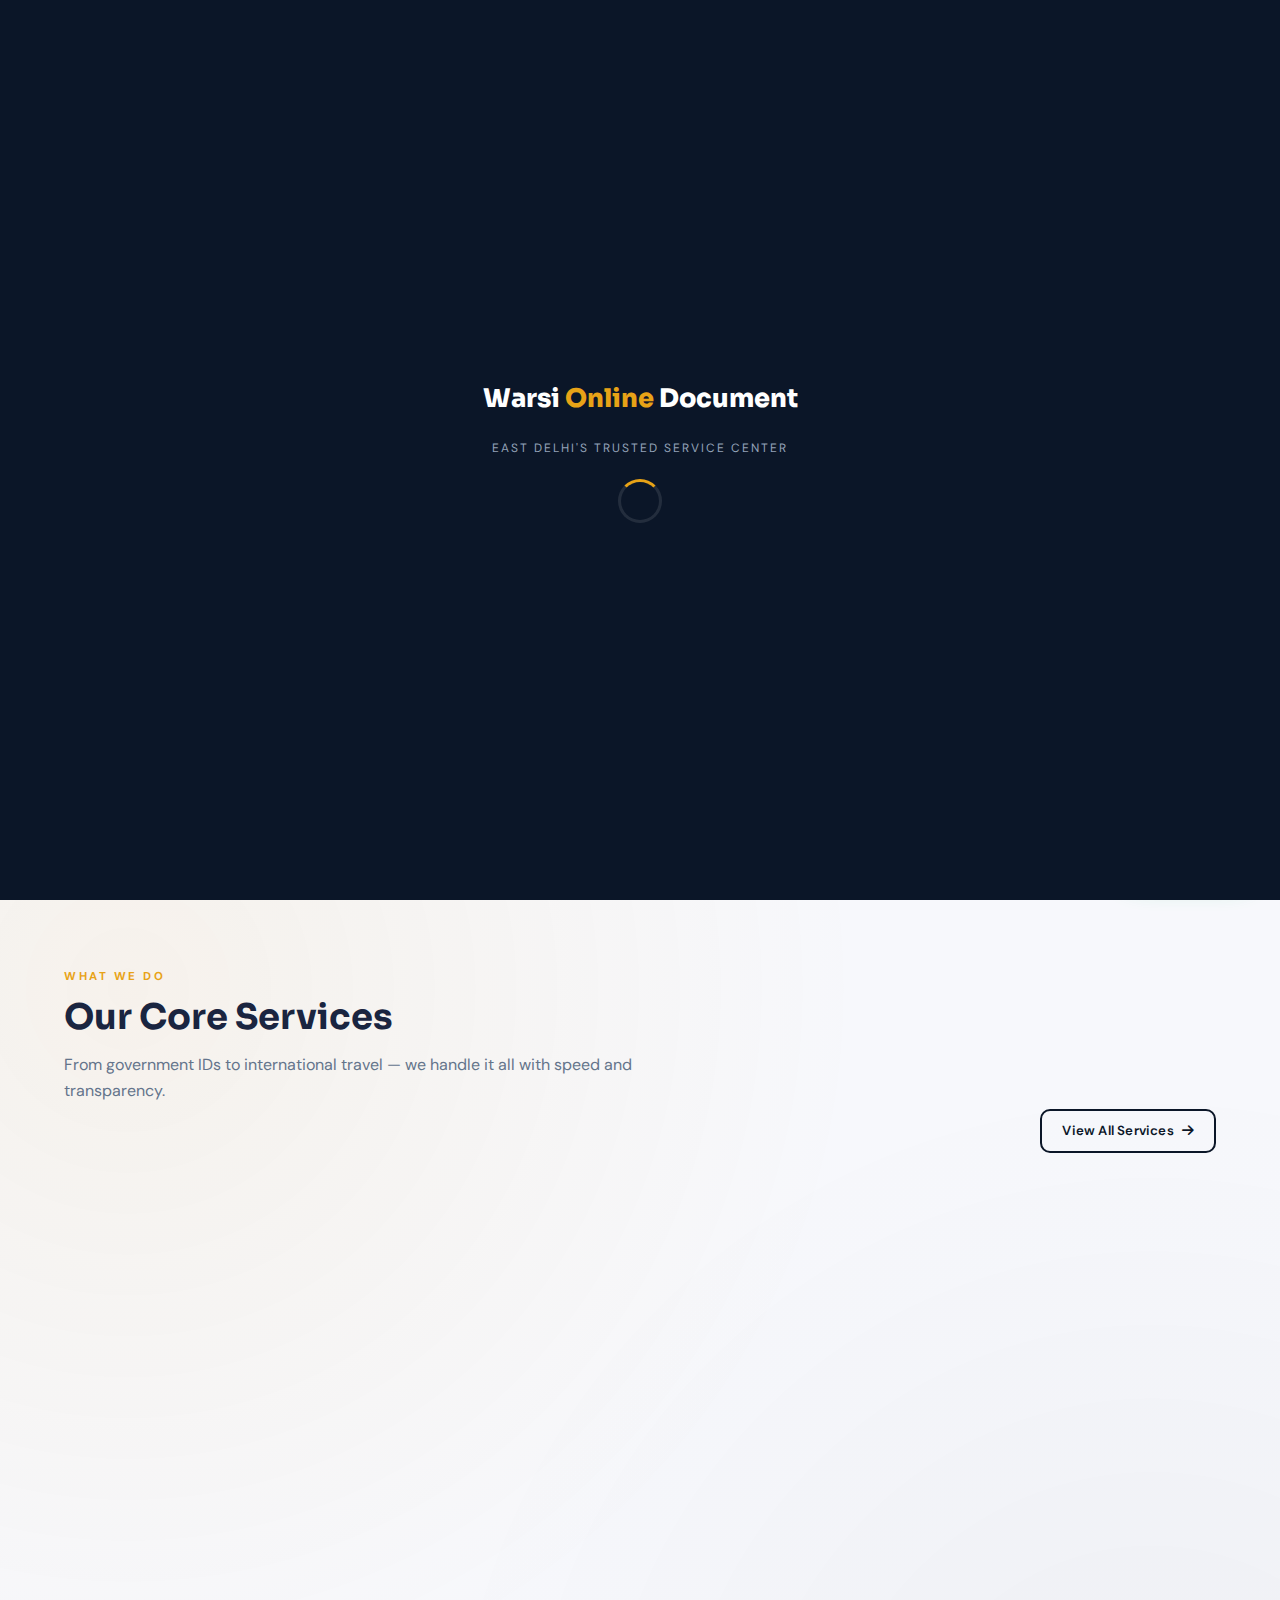
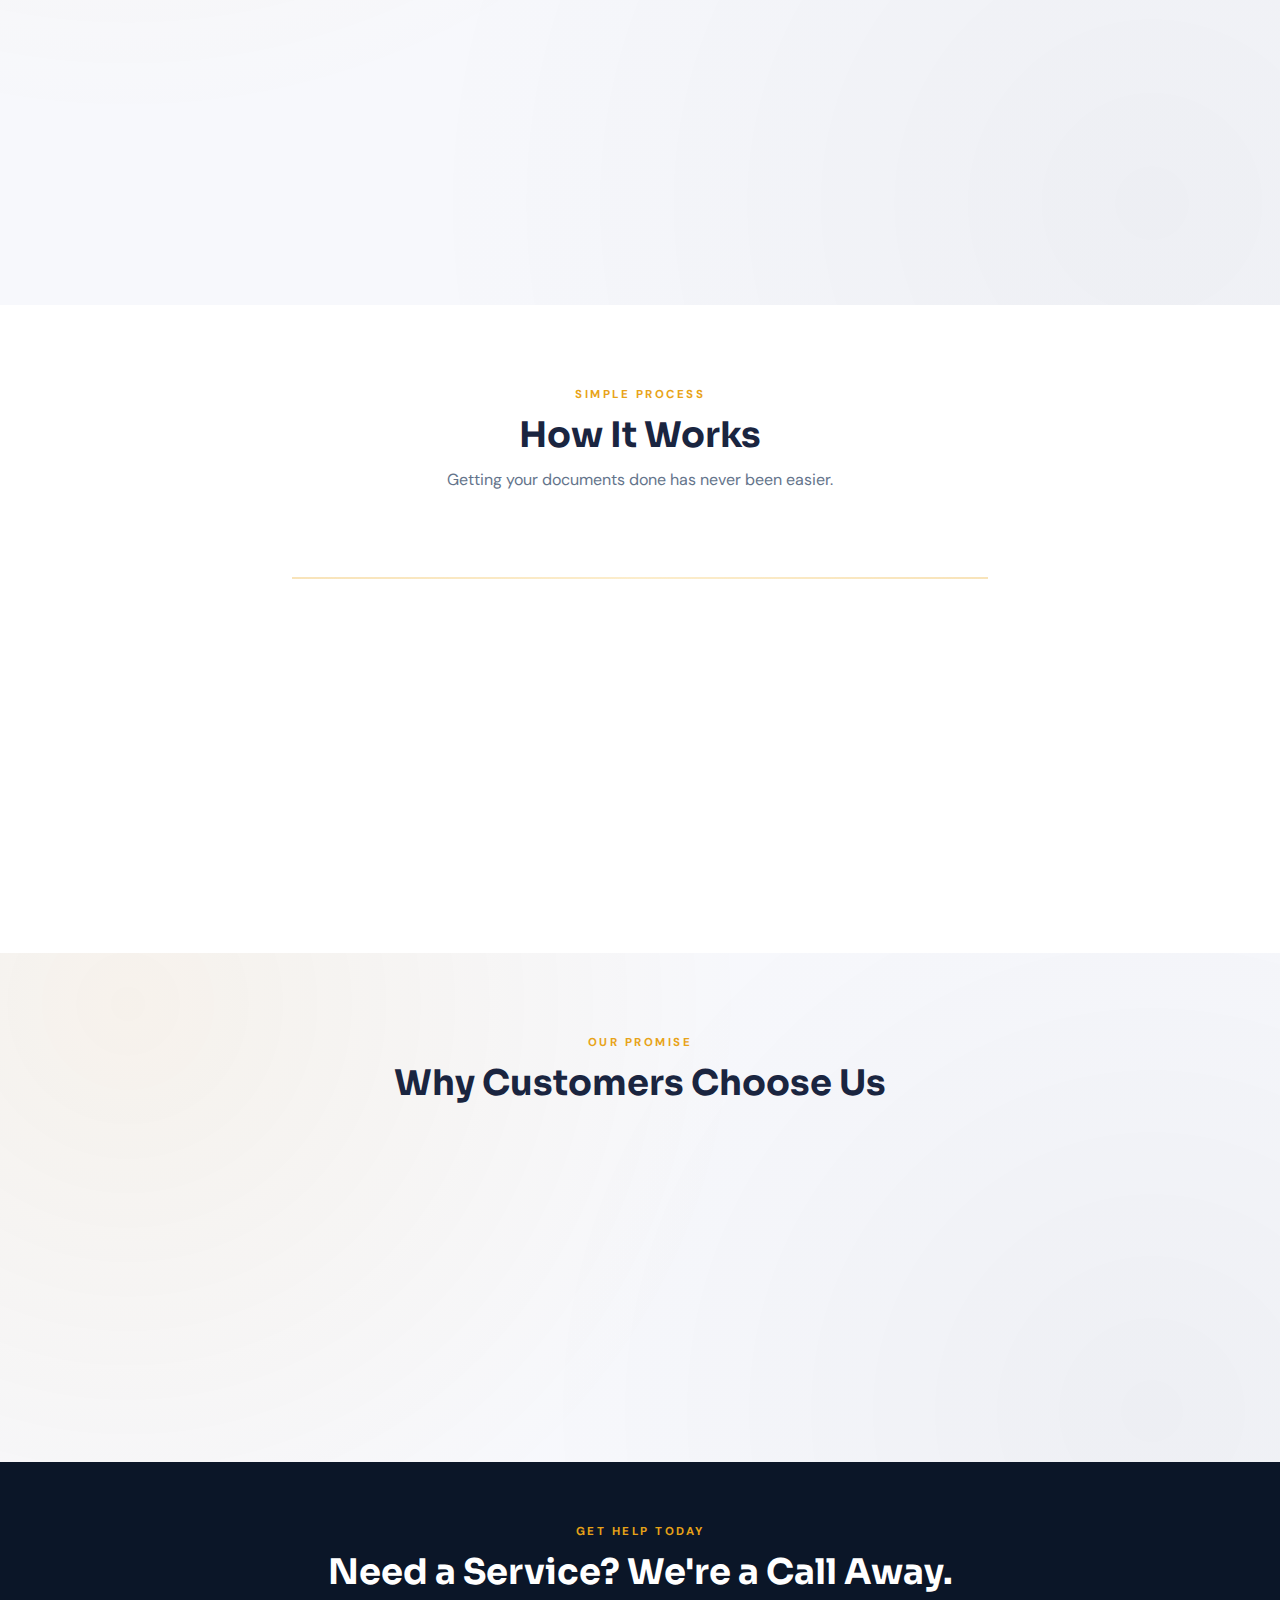
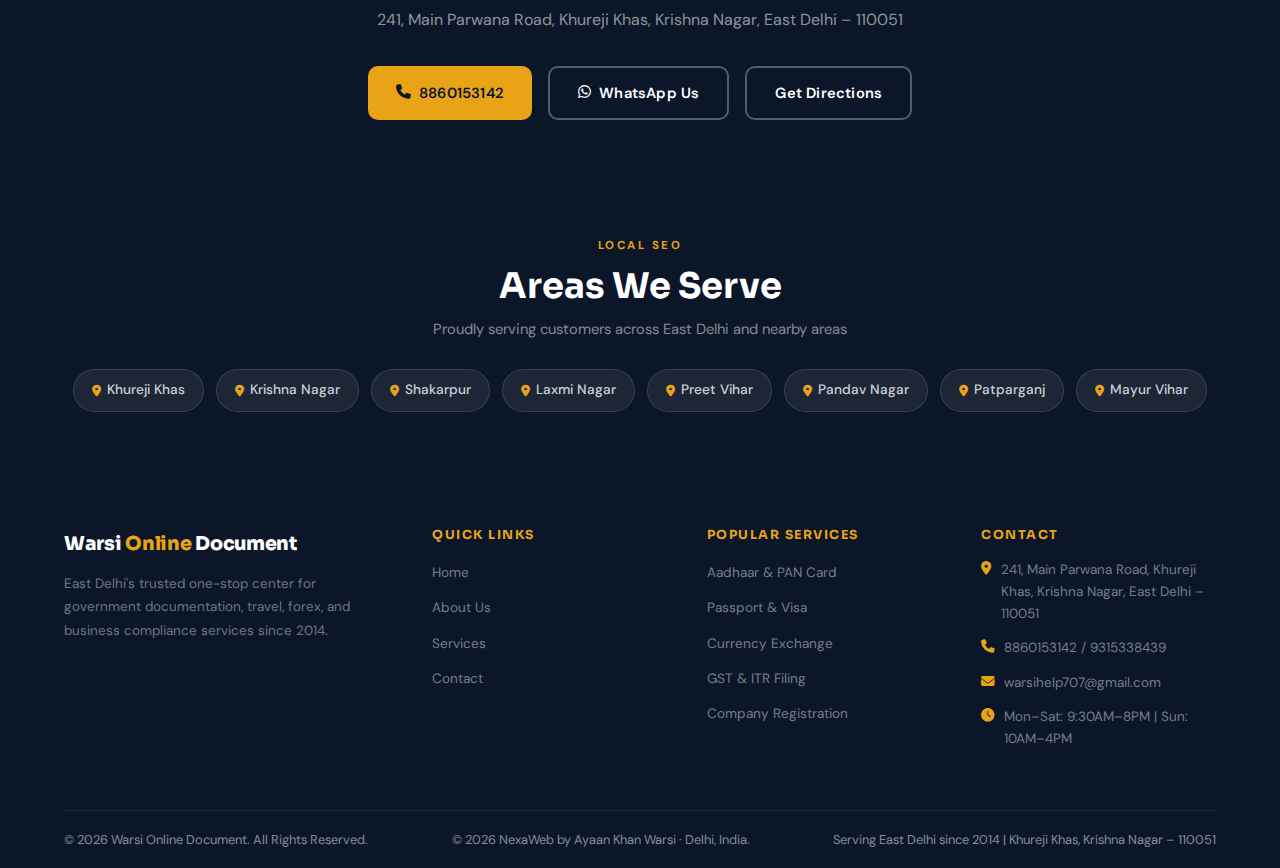
<file: index.html>
<!DOCTYPE html>
<html lang="en">
<head>
  <meta charset="UTF-8">
  <meta name="viewport" content="width=device-width, initial-scale=1.0">

  <!-- Favicon (inline SVG data:URI — no external file needed) -->
  <link rel="icon" type="image/svg+xml" href="data:image/svg+xml,%3Csvg xmlns='http://www.w3.org/2000/svg' viewBox='0 0 64 64'%3E%3Crect width='64' height='64' rx='14' fill='%230b1628'/%3E%3Ctext x='32' y='44' font-family='Arial Black,sans-serif' font-size='26' font-weight='900' fill='%23e8a317' text-anchor='middle'%3EWD%3C/text%3E%3C/svg%3E">

  <!-- SEO Meta Tags -->
  <title>Warsi Online Document | Government, Travel &amp; Business Services in East Delhi</title>
  <meta name="description" content="Warsi Online Document — Trusted for 10+ years in East Delhi. Aadhaar, PAN, Passport, Visa, Currency Exchange, GST, Company Registration &amp; 55+ more services at Khureji Khas, Krishna Nagar.">
  <meta name="keywords" content="aadhaar card east delhi, pan card khureji, passport service east delhi, visa assistance delhi, currency exchange krishna nagar, GST registration east delhi, company registration delhi, driving license, voter id, Warsi online document">
  <meta name="author" content="Warsi Online Document">
  <meta name="robots" content="index, follow">
  <link rel="canonical" href="https://warsionlinedocument.onrender.com/">

  <!-- Open Graph -->
  <meta property="og:type" content="website">
  <meta property="og:title" content="Warsi Online Document | East Delhi's Trusted Service Center">
  <meta property="og:description" content="55+ government, travel &amp; business services under one roof. Aadhaar, PAN, Passport, Visa, Forex, GST, Company Registration &amp; more.">
  <meta property="og:url" content="https://warsionlinedocument.onrender.com/">
  <meta property="og:locale" content="en_IN">
  <meta property="og:image" content="https://warsionlinedocument.onrender.com/og-image.jpg">

  <!-- Twitter Card -->
  <meta name="twitter:card" content="summary_large_image">
  <meta name="twitter:title" content="Warsi Online Document | East Delhi's Trusted Service Center">
  <meta name="twitter:description" content="55+ government, travel &amp; business services. Aadhaar, PAN, Passport, Visa, Forex, GST &amp; more in East Delhi.">

  <!-- Structured Data: LocalBusiness -->
  <script type="application/ld+json">
  {
    "@context": "https://schema.org",
    "@type": "LocalBusiness",
    "name": "Warsi Online Document",
    "description": "Government documentation, travel assistance, banking, forex and online form support services in East Delhi.",
    "founder": "Fardeen Khan Warsi",
    "foundingDate": "2014",
    "address": {
      "@type": "PostalAddress",
      "streetAddress": "241, Main Parwana Road, Khureji Khas",
      "addressLocality": "Krishna Nagar",
      "addressRegion": "East Delhi",
      "postalCode": "110051",
      "addressCountry": "IN"
    },
    "geo": {
      "@type": "GeoCoordinates",
      "latitude": 28.6513,
      "longitude": 77.2827
    },
    "telephone": ["+918860153142", "+919315338439"],
    "email": "warsihelp707@gmail.com",
    "openingHours": ["Mo-Sa 09:30-20:00", "Su 10:00-16:00"],
    "url": "https://warsionlinedocument.onrender.com",
    "currenciesAccepted": "INR",
    "paymentAccepted": "Cash, Credit Card, UPI",
    "priceRange": "₹"
  }
  </script>

  <!-- FAQ Schema -->
  <script type="application/ld+json">
  {
    "@context": "https://schema.org",
    "@type": "FAQPage",
    "mainEntity": [
      {
        "@type": "Question",
        "name": "How much does a PAN card correction cost in East Delhi?",
        "acceptedAnswer": {
          "@type": "Answer",
          "text": "PAN card correction charges at Warsi Online Document are transparent with no hidden fees. Costs depend on the type of correction (name, date of birth, photo) plus government fee. Visit our office at 241 Main Parwana Road, Khureji Khas, Krishna Nagar, East Delhi or call 8860153142 for current pricing."
        }
      },
      {
        "@type": "Question",
        "name": "Where can I get passport help in East Delhi?",
        "acceptedAnswer": {
          "@type": "Answer",
          "text": "Warsi Online Document at 241, Main Parwana Road, Khureji Khas, Krishna Nagar, East Delhi – 110051 provides complete passport assistance including new passport applications, renewals, minor passports and appointment booking. We have helped thousands of East Delhi residents with their passport needs since 2014."
        }
      },
      {
        "@type": "Question",
        "name": "Does Warsi Online Document provide currency exchange services?",
        "acceptedAnswer": {
          "@type": "Answer",
          "text": "Yes. Warsi Online Document is an officially licensed currency exchange center in East Delhi. We offer buying and selling of major global currencies at competitive rates. We also assist with international remittance and money transfer services."
        }
      },
      {
        "@type": "Question",
        "name": "How do I apply for an Aadhaar card update or correction in East Delhi?",
        "acceptedAnswer": {
          "@type": "Answer",
          "text": "Visit our office at Khureji Khas, Krishna Nagar, East Delhi or call us at 8860153142. We assist with all Aadhaar services including name, address, mobile number, date of birth corrections, biometric updates and new enrolments. We handle the entire process for you."
        }
      },
      {
        "@type": "Question",
        "name": "Can I file my GST return and ITR through Warsi Online Document?",
        "acceptedAnswer": {
          "@type": "Answer",
          "text": "Yes. We provide complete GST registration, monthly and quarterly filing, and Income Tax Return (ITR) filing services for individuals and businesses. Our team ensures accurate, timely submissions. Call 8860153142 to get started."
        }
      },
      {
        "@type": "Question",
        "name": "What are the office timings of Warsi Online Document?",
        "acceptedAnswer": {
          "@type": "Answer",
          "text": "Warsi Online Document is open Monday to Saturday from 9:30 AM to 8:00 PM and on Sunday from 10:00 AM to 4:00 PM. We are located at 241, Main Parwana Road, Khureji Khas, Krishna Nagar, East Delhi – 110051. You can also reach us on WhatsApp at 8860153142."
        }
      }
    ]
  }
  </script>

  <!-- Fonts & Preload -->
  <link rel="preconnect" href="https://fonts.googleapis.com">
  <link rel="preload" as="style" href="https://fonts.googleapis.com/css2?family=Sora:wght@400;600;700;800&family=DM+Sans:ital,wght@0,300;0,400;0,500;0,600;1,400&display=swap">
  <link href="https://fonts.googleapis.com/css2?family=Sora:wght@400;600;700;800&family=DM+Sans:ital,wght@0,300;0,400;0,500;0,600;1,400&display=swap" rel="stylesheet">
  <link rel="stylesheet" href="https://cdnjs.cloudflare.com/ajax/libs/font-awesome/6.5.0/css/all.min.css">
  <link rel="stylesheet" href="style.css">
</head>
<body>

<!-- ===== LOADING OVERLAY ===== -->
<div id="loadingOverlay">
  <div class="loading-logo">Warsi <span>Online</span> Document</div>
  <div class="loading-sub">East Delhi's Trusted Service Center</div>
  <div class="loading-spinner"></div>
</div>

<!-- ===== HEADER ===== -->
<header>
  <div class="container navbar">
    <div class="logo">
      Warsi <span>Online</span> Document
      <span class="logo-sub">East Delhi's Trusted Service Center</span>
    </div>
    <button class="hamburger" id="hamburger" aria-label="Toggle navigation" aria-expanded="false">
      <span></span><span></span><span></span>
    </button>
    <nav id="navMenu" aria-label="Main navigation">
      <a href="index.html" class="active">Home</a>
      <a href="about.html">About</a>
      <a href="services.html">Services</a>
      <a href="contact.html">Contact</a>
      <a href="tel:8860153142" class="nav-cta"><i class="fa-solid fa-phone"></i> Call Now</a>
    </nav>
  </div>
</header>
<div class="nav-overlay" id="navOverlay"></div>

<!-- ===== TICKER ===== -->
<div class="service-ticker" aria-hidden="true">
  <div class="ticker-track">
    ✈ Air Ticket Booking &nbsp;•&nbsp;
    🌍 Visa Assistance &nbsp;•&nbsp;
    💳 Credit Card Swipe Accepted &nbsp;•&nbsp;
    💱 Licensed Currency Exchange &nbsp;•&nbsp;
    📑 GST &amp; ITR Filing &nbsp;•&nbsp;
    🏢 Company Registration &nbsp;•&nbsp;
    🖊 Digital Signature (DSC) &nbsp;•&nbsp;
    🌐 IEC Code Registration &nbsp;•&nbsp;
    ™ Trademark Registration &nbsp;•&nbsp;
    🍽 FSSAI Registration &nbsp;•&nbsp;
    🧾 Professional Tax Registration &nbsp;•&nbsp;
    🛂 Immigration Consultancy &nbsp;•&nbsp;
  </div>
</div>

<!-- ===== HERO ===== -->
<section class="hero" aria-labelledby="hero-heading">
  <div class="container">
    <div class="hero-inner">
      <!-- Left -->
      <div class="hero-left">
        <div class="hero-badge">
          <i class="fa-solid fa-shield-halved"></i>
          Trusted Since 2014 — 10+ Years Experience
        </div>
        <h1 id="hero-heading">
          Hassle-Free<br>
          <em>Government &amp; Travel</em><br>
          Documentation
        </h1>
        <p class="typing-wrap">
          Trusted for <span id="typing-text"></span>
        </p>
        <div class="hero-buttons">
          <a href="tel:8860153142" class="btn btn-primary"><i class="fa-solid fa-phone"></i> Call Now</a>
          <a href="https://wa.me/918860153142" target="_blank" rel="noopener" class="btn btn-outline"><i class="fa-brands fa-whatsapp"></i> WhatsApp</a>
          <button class="btn btn-outline" onclick="openModal()"><i class="fa-solid fa-paper-plane"></i> Inquiry</button>
        </div>
        <!-- Google Reviews Badge -->
        <div class="hero-reviews-badge">
          <span class="stars">★★★★★</span>
          <span class="review-text"><strong>4.9 ★ Rating</strong> • 200+ Google Reviews</span>
        </div>
      </div>
      <!-- Right -->
      <div class="hero-right">
        <div class="hero-stats">
          <div class="hero-stats-grid">
            <div class="hero-stat-item"><span class="num">5000+</span><span class="lbl">Happy Customers</span></div>
            <div class="hero-stat-item"><span class="num">10+</span><span class="lbl">Years Experience</span></div>
            <div class="hero-stat-item"><span class="num">55+</span><span class="lbl">Services Offered</span></div>
            <div class="hero-stat-item"><span class="num">100%</span><span class="lbl">Transparent Pricing</span></div>
          </div>
          <div class="hero-contact-quick">
            <p>Reach Us Directly</p>
            <div class="hero-phones">
              <a href="tel:8860153142"><i class="fa-solid fa-phone"></i> 8860153142</a>
              <a href="tel:9315338439"><i class="fa-solid fa-phone"></i> 9315338439</a>
            </div>
          </div>
        </div>
      </div>
    </div>
  </div>
</section>

<!-- ===== GOOGLE REVIEWS TRUST STRIP ===== -->
<div class="reviews-strip" aria-label="Customer trust indicators">
  <div class="container">
    <div class="reviews-strip-inner">
      <div class="reviews-strip-item">
        <span class="g-logo">G</span>
        <span class="stars-row">★★★★★</span>
        <span><strong>4.9 / 5</strong> on Google</span>
      </div>
      <div class="reviews-divider"></div>
      <div class="reviews-strip-item">
        <i class="fa-solid fa-users" style="color: #0b1628;"></i>
        <span><strong>200+</strong> Google Reviews</span>
      </div>
      <div class="reviews-divider"></div>
      <div class="reviews-strip-item">
        <i class="fa-solid fa-calendar-check" style="color: #e8a317;"></i>
        <span>Trusted since <strong>2014</strong></span>
      </div>
      <div class="reviews-divider"></div>
      <div class="reviews-strip-item">
        <i class="fa-solid fa-shield-halved" style="color: #0b1628;"></i>
        <span><strong>5000+</strong> Satisfied Customers</span>
      </div>
    </div>
  </div>
</div>

<!-- ===== CORE SERVICES ===== -->
<section class="section bg-pattern" aria-labelledby="core-heading">
  <div class="container">
    <div class="section-header-row">
      <div>
        <span class="section-label">What We Do</span>
        <h2 class="section-title" id="core-heading">Our Core Services</h2>
        <p class="section-desc">From government IDs to international travel — we handle it all with speed and transparency.</p>
      </div>
      <a href="services.html" class="btn btn-ghost btn-sm">View All Services <i class="fa-solid fa-arrow-right"></i></a>
    </div>

    <div class="services-grid">
      <article class="service-card">
        <div class="card-icon"><i class="fa-solid fa-id-card"></i></div>
        <h3>Government ID Services</h3>
        <ul>
          <li>Aadhaar Card — New, Update, Correction</li>
          <li>PAN Card — New, Reprint, Linking</li>
          <li>Voter ID — New &amp; Corrections</li>
          <li>Driving License — New, Renewal, Duplicate</li>
          <li>RC Transfer &amp; Vehicle Services</li>
        </ul>
      </article>

      <article class="service-card">
        <div class="card-icon"><i class="fa-solid fa-plane-departure"></i></div>
        <h3>Passport &amp; Visa Services</h3>
        <ul>
          <li>New Passport &amp; Renewal</li>
          <li>Minor Passport Applications</li>
          <li>Tourist, Business &amp; Student Visa</li>
          <li>All Countries Visa Assistance</li>
          <li>Air &amp; Train Ticket Booking</li>
        </ul>
      </article>

      <article class="service-card">
        <div class="card-icon"><i class="fa-solid fa-building-columns"></i></div>
        <h3>Banking &amp; Payment</h3>
        <ul>
          <li>Zero Balance Account Opening</li>
          <li>Domestic Money Transfer</li>
          <li>Credit Card Swipe Facility</li>
          <li>UPI &amp; Online Payments</li>
          <li>Western Union Support</li>
        </ul>
      </article>

      <article class="service-card">
        <div class="card-icon"><i class="fa-solid fa-money-bill-transfer"></i></div>
        <h3>Licensed Forex Exchange</h3>
        <ul>
          <li>Buy &amp; Sell Foreign Currency</li>
          <li>Competitive Exchange Rates</li>
          <li>Major Global Currencies Available</li>
          <li>International Remittance</li>
        </ul>
      </article>

      <article class="service-card">
        <div class="card-icon"><i class="fa-solid fa-briefcase"></i></div>
        <h3>Business &amp; Tax Services</h3>
        <ul>
          <li>GST Registration &amp; Filing</li>
          <li>Income Tax Return (ITR) Filing</li>
          <li>MSME / Udyam Registration</li>
          <li>Company &amp; Partnership Registration</li>
        </ul>
      </article>

      <article class="service-card">
        <div class="card-icon"><i class="fa-solid fa-scale-balanced"></i></div>
        <h3>Compliance &amp; Registration</h3>
        <ul>
          <li>Digital Signature Certificate (DSC)</li>
          <li>IEC Code Registration</li>
          <li>Trademark Registration</li>
          <li>FSSAI Registration</li>
          <li>Immigration Consultancy</li>
        </ul>
      </article>
    </div>
  </div>
</section>

<!-- ===== HOW IT WORKS ===== -->
<section class="section bg-white" aria-labelledby="how-heading">
  <div class="container">
    <div class="text-center mb-48">
      <span class="section-label">Simple Process</span>
      <h2 id="how-heading">How It Works</h2>
      <p style="color:var(--text-muted); margin-top:10px; font-size:1rem;">Getting your documents done has never been easier.</p>
    </div>
    <div class="how-it-works-grid">
      <div class="how-step">
        <div class="how-step-num">1</div>
        <div class="how-step-icon"><i class="fa-solid fa-door-open"></i></div>
        <h3>Walk In or Call Us</h3>
        <p>Visit our office at Khureji Khas, Krishna Nagar or simply call / WhatsApp us at 8860153142. No appointment needed for most services.</p>
      </div>
      <div class="how-step">
        <div class="how-step-num">2</div>
        <div class="how-step-icon"><i class="fa-solid fa-comments"></i></div>
        <h3>Tell Us Your Need</h3>
        <p>Describe the service you require. Our experienced team will guide you through the exact documents and steps needed — clearly and honestly.</p>
      </div>
      <div class="how-step">
        <div class="how-step-num">3</div>
        <div class="how-step-icon"><i class="fa-solid fa-circle-check"></i></div>
        <h3>We Handle It All</h3>
        <p>Sit back while we process your request quickly and accurately. Transparent pricing, no hidden charges, and timely updates throughout.</p>
      </div>
    </div>
  </div>
</section>

<!-- ===== WHY CHOOSE US ===== -->
<section class="section bg-pattern" aria-labelledby="why-heading">
  <div class="container">
    <div class="text-center mb-48">
      <span class="section-label">Our Promise</span>
      <h2 id="why-heading">Why Customers Choose Us</h2>
    </div>
    <div class="why-grid">
      <div class="why-card service-card">
        <div class="num">01</div>
        <h3>One Stop Solution</h3>
        <p>Government IDs, travel, banking, forex, compliance — everything under one roof in East Delhi. No running around offices.</p>
      </div>
      <div class="why-card service-card">
        <div class="num">02</div>
        <h3>100% Transparent Pricing</h3>
        <p>No hidden charges. You know exactly what you're paying before we begin. Honest, accurate work every time.</p>
      </div>
      <div class="why-card service-card">
        <div class="num">03</div>
        <h3>10+ Years of Trust</h3>
        <p>Over 5,000 satisfied customers since 2014. Fardeen Khan Warsi personally oversees every service for quality assurance.</p>
      </div>
    </div>
  </div>
</section>

<!-- ===== CTA STRIP ===== -->
<section class="section bg-navy" style="padding: 60px 0;" aria-labelledby="cta-heading">
  <div class="container text-center">
    <span class="section-label" style="display:block; text-align:center;">Get Help Today</span>
    <h2 id="cta-heading" style="color:white; margin-bottom:14px;">Need a Service? We're a Call Away.</h2>
    <p style="color:rgba(255,255,255,0.55); margin-bottom:32px; font-size:1rem;">241, Main Parwana Road, Khureji Khas, Krishna Nagar, East Delhi – 110051</p>
    <div class="flex-gap-16 justify-center">
      <a href="tel:8860153142" class="btn btn-primary"><i class="fa-solid fa-phone"></i> 8860153142</a>
      <a href="https://wa.me/918860153142" target="_blank" rel="noopener" class="btn btn-outline"><i class="fa-brands fa-whatsapp"></i> WhatsApp Us</a>
      <a href="contact.html" class="btn btn-outline">Get Directions</a>
    </div>
  </div>
</section>

<!-- ===== SERVICE AREAS ===== -->
<section class="service-areas-section" aria-labelledby="areas-heading">
  <div class="container text-center">
    <span class="section-label" style="display:block; text-align:center;">Local SEO</span>
    <h2 id="areas-heading" style="color:var(--white); margin-bottom:10px;">Areas We Serve</h2>
    <p style="color:rgba(255,255,255,0.5); font-size:0.92rem;">Proudly serving customers across East Delhi and nearby areas</p>
    <div class="areas-grid">
      <span class="area-pill"><i class="fa-solid fa-location-dot"></i> Khureji Khas</span>
      <span class="area-pill"><i class="fa-solid fa-location-dot"></i> Krishna Nagar</span>
      <span class="area-pill"><i class="fa-solid fa-location-dot"></i> Shakarpur</span>
      <span class="area-pill"><i class="fa-solid fa-location-dot"></i> Laxmi Nagar</span>
      <span class="area-pill"><i class="fa-solid fa-location-dot"></i> Preet Vihar</span>
      <span class="area-pill"><i class="fa-solid fa-location-dot"></i> Pandav Nagar</span>
      <span class="area-pill"><i class="fa-solid fa-location-dot"></i> Patparganj</span>
      <span class="area-pill"><i class="fa-solid fa-location-dot"></i> Mayur Vihar</span>
    </div>
  </div>
</section>

<!-- ===== WHATSAPP FLOAT ===== -->
<a href="https://wa.me/918860153142" target="_blank" rel="noopener" class="whatsapp-float" aria-label="Chat on WhatsApp">
  <i class="fa-brands fa-whatsapp"></i> WhatsApp
</a>

<!-- ===== FOOTER ===== -->
<footer aria-label="Site footer">
  <div class="container">
    <div class="footer-main">
      <div class="footer-brand">
        <div class="logo">Warsi <span>Online</span> Document</div>
        <p>East Delhi's trusted one-stop center for government documentation, travel, forex, and business compliance services since 2014.</p>
      </div>
      <div class="footer-col">
        <h4>Quick Links</h4>
        <ul>
          <li><a href="index.html">Home</a></li>
          <li><a href="about.html">About Us</a></li>
          <li><a href="services.html">Services</a></li>
          <li><a href="contact.html">Contact</a></li>
        </ul>
      </div>
      <div class="footer-col">
        <h4>Popular Services</h4>
        <ul>
          <li><a href="services.html#aadhaar-pan">Aadhaar &amp; PAN Card</a></li>
          <li><a href="services.html#passport-visa">Passport &amp; Visa</a></li>
          <li><a href="services.html#currency-exchange">Currency Exchange</a></li>
          <li><a href="services.html#gst-filing">GST &amp; ITR Filing</a></li>
          <li><a href="services.html#company-registration">Company Registration</a></li>
        </ul>
      </div>
      <div class="footer-col">
        <h4>Contact</h4>
        <div class="footer-contact-item"><i class="fa-solid fa-location-dot"></i><span>241, Main Parwana Road, Khureji Khas, Krishna Nagar, East Delhi – 110051</span></div>
        <div class="footer-contact-item"><i class="fa-solid fa-phone"></i><span>8860153142 / 9315338439</span></div>
        <div class="footer-contact-item"><i class="fa-solid fa-envelope"></i><span>warsihelp707@gmail.com</span></div>
        <div class="footer-contact-item"><i class="fa-solid fa-clock"></i><span>Mon–Sat: 9:30AM–8PM | Sun: 10AM–4PM</span></div>
      </div>
    </div>
    <div class="footer-bottom">
      <p>© 2026 Warsi Online Document. All Rights Reserved.</p>
      <p>© 2026 NexaWeb by Ayaan Khan Warsi · Delhi, India.</p>
      <p>Serving East Delhi since 2014 | Khureji Khas, Krishna Nagar – 110051</p>
    </div>
  </div>
</footer>

<!-- ===== MOBILE CALL BAR ===== -->
<div class="mobile-call-bar">
  <a href="tel:8860153142"><i class="fa-solid fa-phone"></i> Call Now — 8860153142</a>
</div>

<!-- ===== INQUIRY MODAL ===== -->
<div class="modal-overlay" id="serviceModal" role="dialog" aria-modal="true" aria-labelledby="modal-title">
  <div class="modal-box">
    <span class="close-btn" onclick="closeModal()" aria-label="Close">&times;</span>
    <h2 id="modal-title">Service Inquiry</h2>
    <p>Fill in your details and we will contact you on WhatsApp shortly.</p>
    <form id="modalForm">
      <input type="text"  id="modal-name"    placeholder="Full Name"       required aria-label="Full Name">
      <input type="tel"   id="modal-mobile"  placeholder="Mobile Number"   required aria-label="Mobile Number">
      <select             id="modal-service"                                required aria-label="Select Service">
        <option value="">Select Service</option>
        <option>Aadhaar / PAN Service</option>
        <option>Passport / Visa</option>
        <option>Currency Exchange</option>
        <option>GST / Tax Filing</option>
        <option>Business Registration</option>
        <option>Money Transfer</option>
        <option>DSC / IEC / Trademark</option>
        <option>Immigration Consultancy</option>
        <option>Other</option>
      </select>
      <textarea id="modal-details" placeholder="Additional Details" rows="3" aria-label="Additional Details"></textarea>
      <button type="submit" class="btn btn-primary btn-full" style="margin-top:10px;">
        <i class="fa-brands fa-whatsapp"></i> Send via WhatsApp
      </button>
    </form>
  </div>
</div>

<script src="script.js" defer></script>
</body>
</html>
</file>
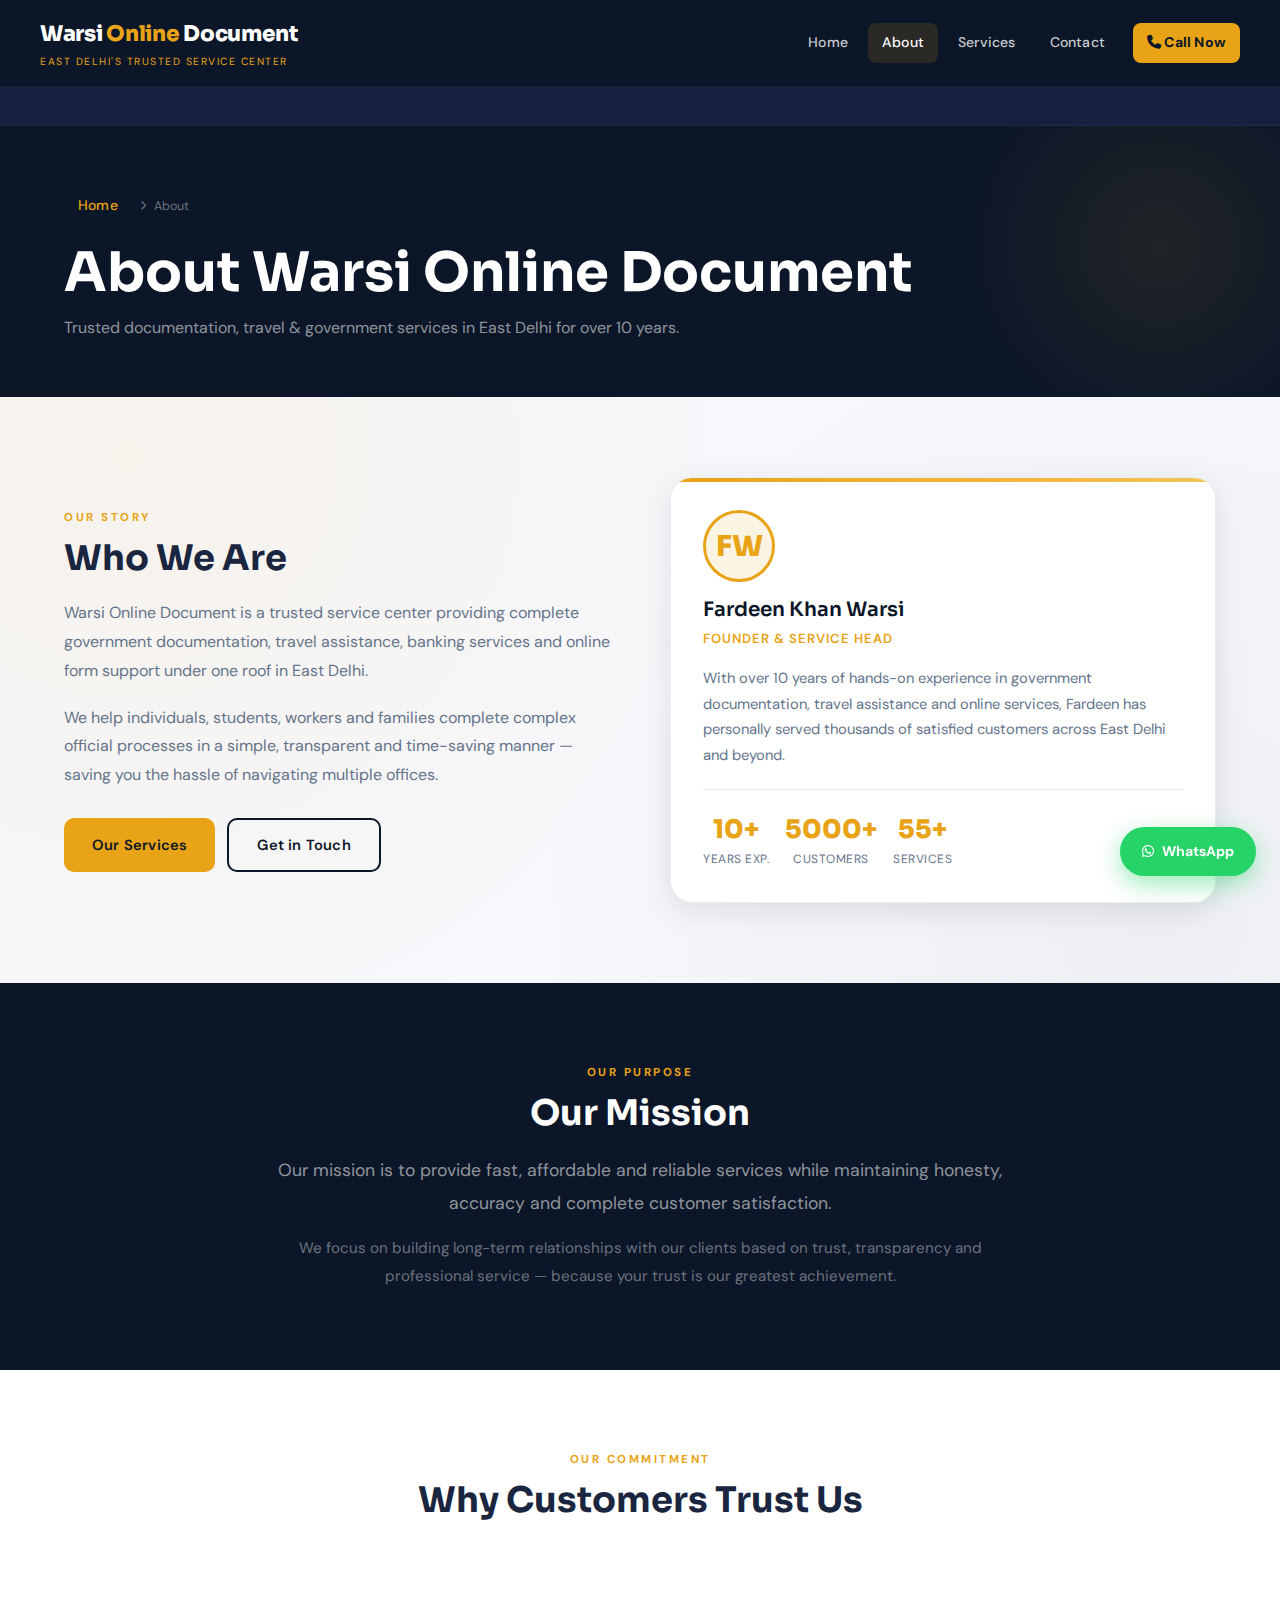
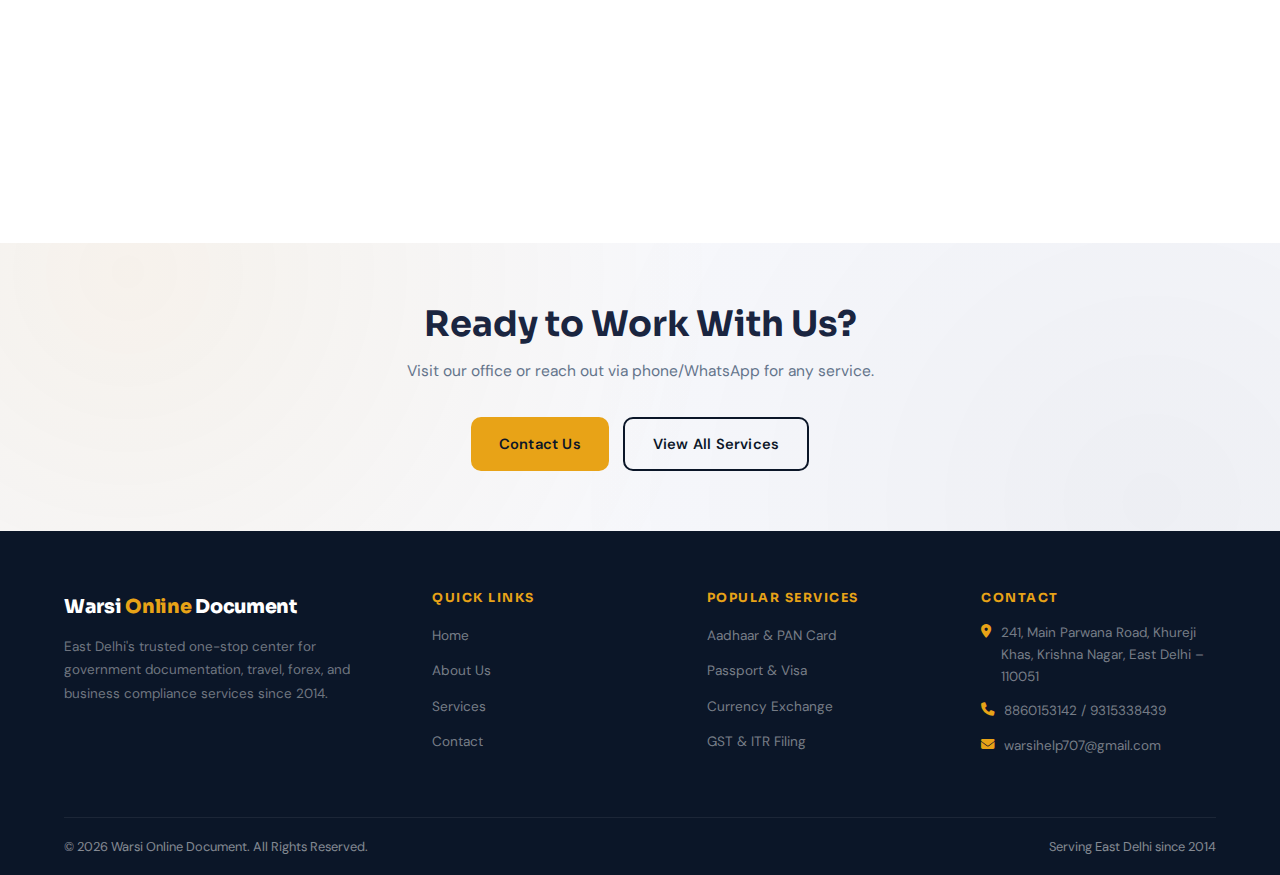
<file: about.html>
<!DOCTYPE html>
<html lang="en">
<head>
  <meta charset="UTF-8">
  <meta name="viewport" content="width=device-width, initial-scale=1.0">

  <title>About Us | Warsi Online Document — Trusted Since 2014, East Delhi</title>
  <meta name="description" content="Learn about Warsi Online Document — founded by Fardeen Khan Warsi with 10+ years experience in government documentation, travel and business services at Khureji Khas, Krishna Nagar, East Delhi.">
  <meta name="keywords" content="warsi online document about, fardeen khan warsi, east delhi document service, trusted document center krishna nagar, 10 years experience east delhi">
  <meta name="robots" content="index, follow">
  <link rel="canonical" href="https://warsi-online-document.com/about.html">

  <script type="application/ld+json">
  {
    "@context": "https://schema.org",
    "@type": "AboutPage",
    "name": "About Warsi Online Document",
    "description": "Founded by Fardeen Khan Warsi, serving East Delhi for over 10 years.",
    "url": "https://warsi-online-document.com/about.html",
    "mainEntity": {
      "@type": "LocalBusiness",
      "name": "Warsi Online Document",
      "founder": {
        "@type": "Person",
        "name": "Fardeen Khan Warsi",
        "jobTitle": "Founder & Service Head"
      }
    }
  }
  </script>

  <link rel="preconnect" href="https://fonts.googleapis.com">
  <link href="https://fonts.googleapis.com/css2?family=Sora:wght@400;600;700;800&family=DM+Sans:ital,wght@0,300;0,400;0,500;0,600;1,400&display=swap" rel="stylesheet">
  <link rel="stylesheet" href="https://cdnjs.cloudflare.com/ajax/libs/font-awesome/6.5.0/css/all.min.css">
  <link rel="stylesheet" href="style.css">
</head>
<body>

<header>
  <div class="container navbar">
    <div class="logo">Warsi <span>Online</span> Document<span class="logo-sub">East Delhi's Trusted Service Center</span></div>
    <nav aria-label="Main navigation">
      <a href="index.html">Home</a>
      <a href="about.html" class="active">About</a>
      <a href="services.html">Services</a>
      <a href="contact.html">Contact</a>
      <a href="tel:8860153142" class="nav-cta"><i class="fa-solid fa-phone"></i> Call Now</a>
    </nav>
  </div>
</header>

<div class="service-ticker" aria-hidden="true">
  <div class="ticker-track">
    ✈ Air Ticket Booking &nbsp;•&nbsp; 🌍 Visa Assistance &nbsp;•&nbsp; 💳 Credit Card Swipe Accepted &nbsp;•&nbsp; 💱 Licensed Currency Exchange &nbsp;•&nbsp; 📑 GST & ITR Filing &nbsp;•&nbsp; 🏢 Company Registration &nbsp;•&nbsp; 🖊 Digital Signature (DSC) &nbsp;•&nbsp; 🌐 IEC Code Registration &nbsp;•&nbsp; ™ Trademark Registration &nbsp;•&nbsp; 🍽 FSSAI Registration &nbsp;•&nbsp; 🧾 Professional Tax Registration &nbsp;•&nbsp; 🛂 Immigration Consultancy &nbsp;•&nbsp;
  </div>
</div>

<!-- Page Hero -->
<section class="page-hero">
  <div class="container">
    <nav class="breadcrumb" aria-label="Breadcrumb">
      <a href="index.html">Home</a>
      <i class="fa-solid fa-chevron-right"></i>
      <span>About</span>
    </nav>
    <h1>About Warsi Online Document</h1>
    <p>Trusted documentation, travel & government services in East Delhi for over 10 years.</p>
  </div>
</section>

<!-- ===== WHO WE ARE ===== -->
<section class="section bg-pattern" aria-labelledby="who-heading">
  <div class="container">
    <div class="about-hero-grid">
      <!-- Left Text -->
      <div>
        <span class="section-label">Our Story</span>
        <h2 id="who-heading" style="margin-bottom:20px;">Who We Are</h2>
        <p style="color:var(--text-muted); margin-bottom:18px; font-size:1rem; line-height:1.8;">
          Warsi Online Document is a trusted service center providing complete government documentation, travel assistance, banking services and online form support under one roof in East Delhi.
        </p>
        <p style="color:var(--text-muted); margin-bottom:28px; font-size:1rem; line-height:1.8;">
          We help individuals, students, workers and families complete complex official processes in a simple, transparent and time-saving manner — saving you the hassle of navigating multiple offices.
        </p>
        <div style="display:flex; gap:12px; flex-wrap:wrap;">
          <a href="services.html" class="btn btn-primary">Our Services</a>
          <a href="contact.html" class="btn btn-ghost">Get in Touch</a>
        </div>
      </div>
      <!-- Right Owner Card -->
      <div>
        <div class="about-owner-card service-card">
          <div class="owner-avatar">FW</div>
          <h3 style="color:var(--navy); font-size:1.25rem; margin-bottom:6px;">Fardeen Khan Warsi</h3>
          <p style="color:var(--gold); font-size:0.82rem; font-weight:600; text-transform:uppercase; letter-spacing:1px; margin-bottom:16px;">Founder & Service Head</p>
          <p style="color:var(--text-muted); font-size:0.92rem; line-height:1.75;">
            With over 10 years of hands-on experience in government documentation, travel assistance and online services, Fardeen has personally served thousands of satisfied customers across East Delhi and beyond.
          </p>
          <div style="margin-top:20px; padding-top:18px; border-top:1px solid rgba(11,22,40,0.08); display:flex; gap:16px; flex-wrap:wrap;">
            <div style="text-align:center;">
              <div style="font-family:'Sora',sans-serif; font-size:1.6rem; font-weight:800; color:var(--gold);">10+</div>
              <div style="font-size:0.75rem; color:var(--text-muted); text-transform:uppercase; letter-spacing:0.5px;">Years Exp.</div>
            </div>
            <div style="text-align:center;">
              <div style="font-family:'Sora',sans-serif; font-size:1.6rem; font-weight:800; color:var(--gold);">5000+</div>
              <div style="font-size:0.75rem; color:var(--text-muted); text-transform:uppercase; letter-spacing:0.5px;">Customers</div>
            </div>
            <div style="text-align:center;">
              <div style="font-family:'Sora',sans-serif; font-size:1.6rem; font-weight:800; color:var(--gold);">55+</div>
              <div style="font-size:0.75rem; color:var(--text-muted); text-transform:uppercase; letter-spacing:0.5px;">Services</div>
            </div>
          </div>
        </div>
      </div>
    </div>
  </div>
</section>

<!-- ===== MISSION ===== -->
<section class="section bg-navy" aria-labelledby="mission-heading">
  <div class="container" style="max-width:800px; text-align:center;">
    <span class="section-label" style="display:block; justify-content:center;">Our Purpose</span>
    <h2 id="mission-heading" style="color:white; margin-bottom:20px;">Our Mission</h2>
    <p style="color:rgba(255,255,255,0.55); font-size:1.1rem; line-height:1.85; margin-bottom:16px;">
      Our mission is to provide fast, affordable and reliable services while maintaining honesty, accuracy and complete customer satisfaction.
    </p>
    <p style="color:rgba(255,255,255,0.4); font-size:0.95rem; line-height:1.8;">
      We focus on building long-term relationships with our clients based on trust, transparency and professional service — because your trust is our greatest achievement.
    </p>
  </div>
</section>

<!-- ===== WHY TRUST US ===== -->
<section class="section bg-white" aria-labelledby="trust-heading">
  <div class="container">
    <div style="text-align:center; margin-bottom:48px;">
      <span class="section-label">Our Commitment</span>
      <h2 id="trust-heading">Why Customers Trust Us</h2>
    </div>
    <div class="trust-grid">
      <div class="trust-card">
        <div class="icon"><i class="fa-solid fa-user-tie"></i></div>
        <h3>Experienced Team</h3>
        <p>Over 10+ years of handling complex documentation processes accurately and efficiently.</p>
      </div>
      <div class="trust-card">
        <div class="icon"><i class="fa-solid fa-eye"></i></div>
        <h3>Transparent Process</h3>
        <p>No hidden charges. Clear guidance at every step. You know exactly what to expect.</p>
      </div>
      <div class="trust-card">
        <div class="icon"><i class="fa-solid fa-bolt"></i></div>
        <h3>Quick Processing</h3>
        <p>Fast response time and efficient service handling so you don't waste your valuable time.</p>
      </div>
    </div>
  </div>
</section>

<!-- CTA -->
<section class="section bg-pattern" style="padding:60px 0;">
  <div class="container" style="text-align:center;">
    <h2 style="margin-bottom:14px;">Ready to Work With Us?</h2>
    <p style="color:var(--text-muted); margin-bottom:32px;">Visit our office or reach out via phone/WhatsApp for any service.</p>
    <div style="display:flex; gap:14px; justify-content:center; flex-wrap:wrap;">
      <a href="contact.html" class="btn btn-primary">Contact Us</a>
      <a href="services.html" class="btn btn-ghost">View All Services</a>
    </div>
  </div>
</section>

<a href="https://wa.me/918860153142" target="_blank" rel="noopener" class="whatsapp-float"><i class="fa-brands fa-whatsapp"></i> WhatsApp</a>

<footer aria-label="Site footer">
  <div class="container">
    <div class="footer-main">
      <div class="footer-brand">
        <div class="logo">Warsi <span>Online</span> Document</div>
        <p>East Delhi's trusted one-stop center for government documentation, travel, forex, and business compliance services since 2014.</p>
      </div>
      <div class="footer-col">
        <h4>Quick Links</h4>
        <ul>
          <li><a href="index.html">Home</a></li>
          <li><a href="about.html">About Us</a></li>
          <li><a href="services.html">Services</a></li>
          <li><a href="contact.html">Contact</a></li>
        </ul>
      </div>
      <div class="footer-col">
        <h4>Popular Services</h4>
        <ul>
          <li><a href="services.html">Aadhaar & PAN Card</a></li>
          <li><a href="services.html">Passport & Visa</a></li>
          <li><a href="services.html">Currency Exchange</a></li>
          <li><a href="services.html">GST & ITR Filing</a></li>
        </ul>
      </div>
      <div class="footer-col">
        <h4>Contact</h4>
        <div class="footer-contact-item"><i class="fa-solid fa-location-dot"></i><span>241, Main Parwana Road, Khureji Khas, Krishna Nagar, East Delhi – 110051</span></div>
        <div class="footer-contact-item"><i class="fa-solid fa-phone"></i><span>8860153142 / 9315338439</span></div>
        <div class="footer-contact-item"><i class="fa-solid fa-envelope"></i><span>warsihelp707@gmail.com</span></div>
      </div>
    </div>
    <div class="footer-bottom">
      <p>© 2026 Warsi Online Document. All Rights Reserved.</p>
      <p>Serving East Delhi since 2014</p>
    </div>
  </div>
</footer>

<div class="mobile-call-bar">
  <a href="tel:8860153142"><i class="fa-solid fa-phone"></i> Call Now — 8860153142</a>
</div>

<div class="modal-overlay" id="serviceModal" role="dialog" aria-modal="true">
  <div class="modal-box">
    <span class="close-btn" onclick="closeModal()">&times;</span>
    <h2>Service Inquiry</h2>
    <p>Fill in your details and we will contact you shortly.</p>
    <form>
      <input type="text" placeholder="Full Name" required>
      <input type="tel" placeholder="Mobile Number" required>
      <select required>
        <option value="">Select Service</option>
        <option>Aadhaar / PAN Service</option>
        <option>Passport / Visa</option>
        <option>Currency Exchange</option>
        <option>GST / Tax Filing</option>
        <option>Business Registration</option>
        <option>Money Transfer</option>
        <option>Other</option>
      </select>
      <textarea placeholder="Additional Details" rows="3"></textarea>
      <button type="submit" class="btn btn-primary" style="width:100%; margin-top:10px; justify-content:center;">Submit Inquiry</button>
    </form>
  </div>
</div>

<script src="script.js"></script>
</body>
</html>
</file>
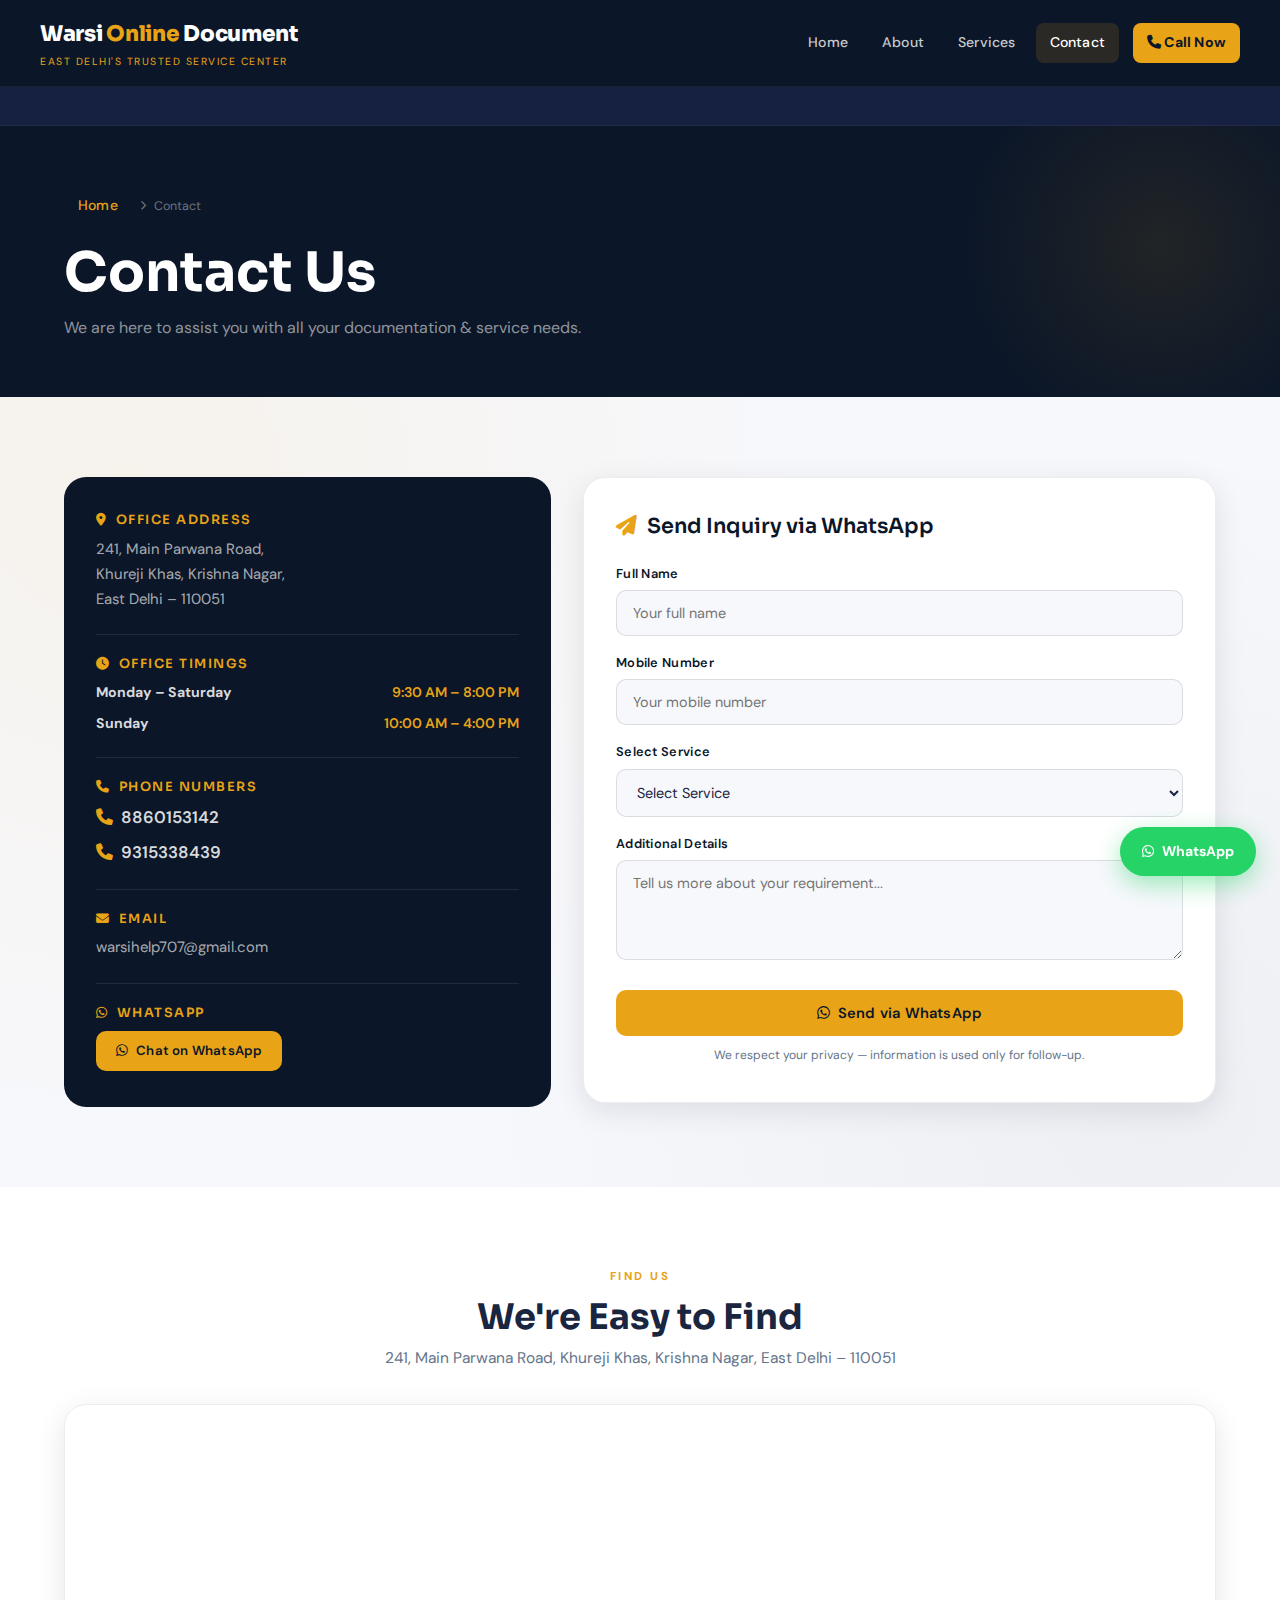
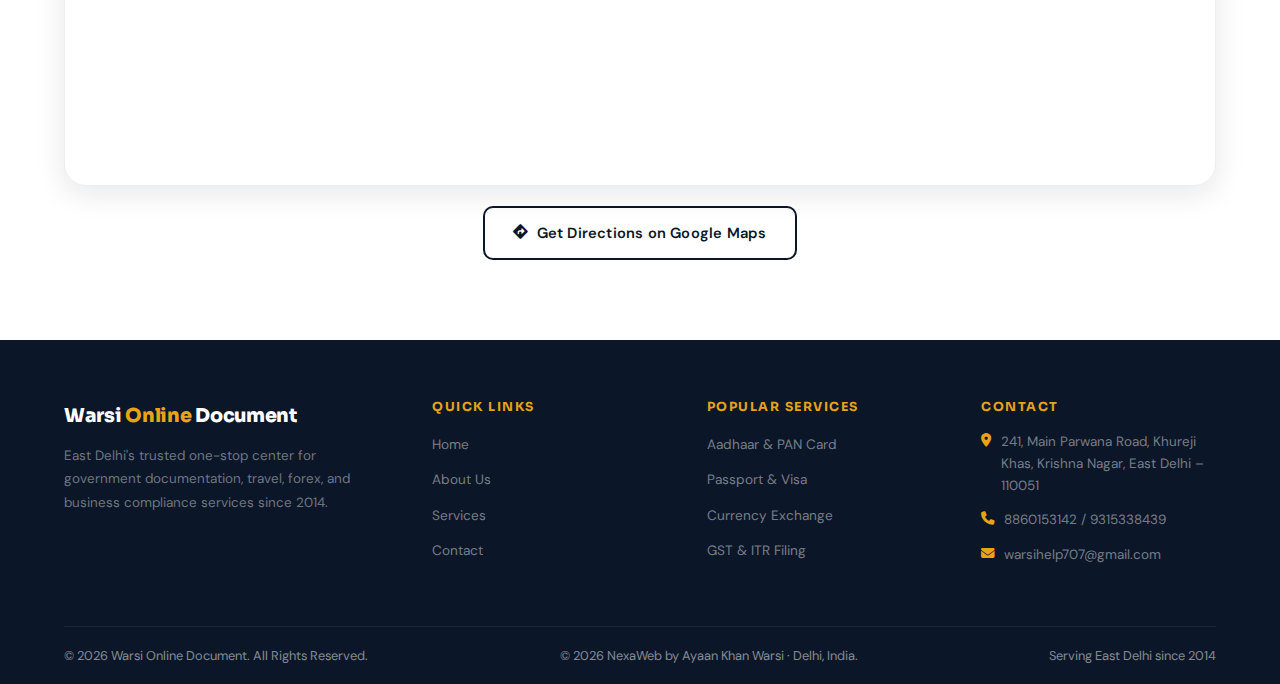
<file: contact.html>
<!DOCTYPE html>
<html lang="en">
<head>
  <meta charset="UTF-8">
  <meta name="viewport" content="width=device-width, initial-scale=1.0">

  <title>Contact Us | Warsi Online Document — East Delhi</title>
  <meta name="description" content="Contact Warsi Online Document at 241, Main Parwana Road, Khureji Khas, Krishna Nagar, East Delhi – 110051. Call 8860153142 or WhatsApp for any service inquiry. Open Mon–Sat 9:30AM–8PM.">
  <meta name="keywords" content="warsi online document contact, khureji khas document center, east delhi document service contact, 8860153142 east delhi, krishna nagar document service">
  <meta name="robots" content="index, follow">
  <link rel="canonical" href="https://warsi-online-document.com/contact.html">

  <script type="application/ld+json">
  {
    "@context": "https://schema.org",
    "@type": "ContactPage",
    "name": "Contact Warsi Online Document",
    "url": "https://warsi-online-document.com/contact.html",
    "mainEntity": {
      "@type": "LocalBusiness",
      "name": "Warsi Online Document",
      "telephone": ["+918860153142", "+919315338439"],
      "email": "warsihelp707@gmail.com",
      "address": {
        "@type": "PostalAddress",
        "streetAddress": "241, Main Parwana Road, Khureji Khas",
        "addressLocality": "Krishna Nagar",
        "addressRegion": "East Delhi",
        "postalCode": "110051",
        "addressCountry": "IN"
      },
      "openingHours": ["Mo-Sa 09:30-20:00", "Su 10:00-16:00"]
    }
  }
  </script>

  <link rel="preconnect" href="https://fonts.googleapis.com">
  <link href="https://fonts.googleapis.com/css2?family=Sora:wght@400;600;700;800&family=DM+Sans:ital,wght@0,300;0,400;0,500;0,600;1,400&display=swap" rel="stylesheet">
  <link rel="stylesheet" href="https://cdnjs.cloudflare.com/ajax/libs/font-awesome/6.5.0/css/all.min.css">
  <link rel="stylesheet" href="style.css">
</head>
<body>

<header>
  <div class="container navbar">
    <div class="logo">Warsi <span>Online</span> Document<span class="logo-sub">East Delhi's Trusted Service Center</span></div>
    <nav aria-label="Main navigation">
      <a href="index.html">Home</a>
      <a href="about.html">About</a>
      <a href="services.html">Services</a>
      <a href="contact.html" class="active">Contact</a>
      <a href="tel:8860153142" class="nav-cta"><i class="fa-solid fa-phone"></i> Call Now</a>
    </nav>
  </div>
</header>

<div class="service-ticker" aria-hidden="true">
  <div class="ticker-track">
    ✈ Air Ticket Booking &nbsp;•&nbsp; 🌍 Visa Assistance &nbsp;•&nbsp; 💳 Credit Card Swipe Accepted &nbsp;•&nbsp; 💱 Licensed Currency Exchange &nbsp;•&nbsp; 📑 GST & ITR Filing &nbsp;•&nbsp; 🏢 Company Registration &nbsp;•&nbsp; 🖊 Digital Signature (DSC) &nbsp;•&nbsp; 🌐 IEC Code Registration &nbsp;•&nbsp; ™ Trademark Registration &nbsp;•&nbsp; 🍽 FSSAI Registration &nbsp;•&nbsp; 🧾 Professional Tax Registration &nbsp;•&nbsp;
  </div>
</div>

<!-- Page Hero -->
<section class="page-hero">
  <div class="container">
    <nav class="breadcrumb" aria-label="Breadcrumb">
      <a href="index.html">Home</a>
      <i class="fa-solid fa-chevron-right"></i>
      <span>Contact</span>
    </nav>
    <h1>Contact Us</h1>
    <p>We are here to assist you with all your documentation & service needs.</p>
  </div>
</section>

<!-- ===== CONTACT SECTION ===== -->
<section class="section bg-pattern" aria-labelledby="contact-heading">
  <div class="container">
    <h2 id="contact-heading" style="display:none;">Contact Information & Inquiry Form</h2>
    <div class="contact-grid">

      <!-- Info Card -->
      <div class="contact-info-card form-animate">
        <h3><i class="fa-solid fa-location-dot" style="margin-right:8px;"></i>Office Address</h3>
        <p>241, Main Parwana Road,<br>Khureji Khas, Krishna Nagar,<br>East Delhi – 110051</p>

        <hr class="contact-divider">

        <h3><i class="fa-solid fa-clock" style="margin-right:8px;"></i>Office Timings</h3>
        <div class="timing-row"><strong>Monday – Saturday</strong><span>9:30 AM – 8:00 PM</span></div>
        <div class="timing-row"><strong>Sunday</strong><span>10:00 AM – 4:00 PM</span></div>

        <hr class="contact-divider">

        <h3><i class="fa-solid fa-phone" style="margin-right:8px;"></i>Phone Numbers</h3>
        <div class="phone-links">
          <a href="tel:8860153142"><i class="fa-solid fa-phone" style="color:var(--gold); margin-right:8px;"></i>8860153142</a>
          <a href="tel:9315338439"><i class="fa-solid fa-phone" style="color:var(--gold); margin-right:8px;"></i>9315338439</a>
        </div>

        <hr class="contact-divider">

        <h3><i class="fa-solid fa-envelope" style="margin-right:8px;"></i>Email</h3>
        <p><a href="mailto:warsihelp707@gmail.com" style="color:rgba(255,255,255,0.65);">warsihelp707@gmail.com</a></p>

        <hr class="contact-divider">

        <h3><i class="fa-brands fa-whatsapp" style="margin-right:8px;"></i>WhatsApp</h3>
        <div style="margin-top:10px;">
          <a href="https://wa.me/918860153142" target="_blank" rel="noopener" class="btn btn-primary btn-sm" style="gap:8px;"><i class="fa-brands fa-whatsapp"></i> Chat on WhatsApp</a>
        </div>
      </div>

      <!-- Form Card -->
      <div class="contact-form-card form-animate">
        <h3><i class="fa-solid fa-paper-plane" style="margin-right:10px; color:var(--gold);"></i>Send Inquiry via WhatsApp</h3>

        <form id="whatsappForm" novalidate>
          <div class="form-group">
            <label for="name">Full Name</label>
            <input type="text" id="name" placeholder="Your full name" required>
          </div>
          <div class="form-group">
            <label for="mobile">Mobile Number</label>
            <input type="tel" id="mobile" placeholder="Your mobile number" required>
          </div>
          <div class="form-group">
            <label for="service">Select Service</label>
            <select id="service" required>
              <option value="">Select Service</option>
              <option>Aadhaar / PAN Service</option>
              <option>Passport / Visa</option>
              <option>Currency Exchange</option>
              <option>GST / Tax Filing</option>
              <option>Business Registration</option>
              <option>Money Transfer</option>
              <option>DSC / IEC / Trademark</option>
              <option>Immigration Consultancy</option>
              <option>Other</option>
            </select>
          </div>
          <div class="form-group">
            <label for="message">Additional Details</label>
            <textarea id="message" rows="4" placeholder="Tell us more about your requirement..."></textarea>
          </div>
          <button type="submit" class="btn btn-primary" style="width:100%; justify-content:center; margin-top:6px;">
            <i class="fa-brands fa-whatsapp"></i> Send via WhatsApp
          </button>
          <p class="privacy-note">We respect your privacy — information is used only for follow-up.</p>
        </form>
      </div>

    </div>
  </div>
</section>

<!-- ===== MAP ===== -->
<section class="section bg-white" aria-labelledby="map-heading">
  <div class="container">
    <div style="text-align:center; margin-bottom:32px;">
      <span class="section-label">Find Us</span>
      <h2 id="map-heading">We're Easy to Find</h2>
      <p style="color:var(--text-muted); margin-top:8px;">241, Main Parwana Road, Khureji Khas, Krishna Nagar, East Delhi – 110051</p>
    </div>
    <div class="map-wrapper">
      <iframe
        src="https://www.google.com/maps?q=241,+Main+Parwana+Road,+Khureji+Khas,+Krishna+Nagar,+East+Delhi+-+110051&output=embed"
        width="100%"
        height="380"
        style="border:0; display:block;"
        allowfullscreen=""
        loading="lazy"
        title="Warsi Online Document Location Map"
        referrerpolicy="no-referrer-when-downgrade">
      </iframe>
    </div>
    <div style="text-align:center; margin-top:20px;">
      <a href="https://maps.google.com?q=241+Main+Parwana+Road,Khureji+Khas,Krishna+Nagar,East+Delhi+110051"
         target="_blank" rel="noopener" class="btn btn-ghost">
        <i class="fa-solid fa-diamond-turn-right"></i> Get Directions on Google Maps
      </a>
    </div>
  </div>
</section>

<a href="https://wa.me/918860153142" target="_blank" rel="noopener" class="whatsapp-float"><i class="fa-brands fa-whatsapp"></i> WhatsApp</a>

<!-- Success Popup -->
<div class="success-popup" id="successPopup" role="alert">
  <div class="success-box">
    <div class="success-icon"><i class="fa-solid fa-check"></i></div>
    <h3>Inquiry Submitted!</h3>
    <p style="color:var(--text-muted); margin-top:8px;">Redirecting you to WhatsApp...</p>
  </div>
</div>

<footer aria-label="Site footer">
  <div class="container">
    <div class="footer-main">
      <div class="footer-brand">
        <div class="logo">Warsi <span>Online</span> Document</div>
        <p>East Delhi's trusted one-stop center for government documentation, travel, forex, and business compliance services since 2014.</p>
      </div>
      <div class="footer-col">
        <h4>Quick Links</h4>
        <ul>
          <li><a href="index.html">Home</a></li>
          <li><a href="about.html">About Us</a></li>
          <li><a href="services.html">Services</a></li>
          <li><a href="contact.html">Contact</a></li>
        </ul>
      </div>
      <div class="footer-col">
        <h4>Popular Services</h4>
        <ul>
          <li><a href="services.html">Aadhaar & PAN Card</a></li>
          <li><a href="services.html">Passport & Visa</a></li>
          <li><a href="services.html">Currency Exchange</a></li>
          <li><a href="services.html">GST & ITR Filing</a></li>
        </ul>
      </div>
      <div class="footer-col">
        <h4>Contact</h4>
        <div class="footer-contact-item"><i class="fa-solid fa-location-dot"></i><span>241, Main Parwana Road, Khureji Khas, Krishna Nagar, East Delhi – 110051</span></div>
        <div class="footer-contact-item"><i class="fa-solid fa-phone"></i><span>8860153142 / 9315338439</span></div>
        <div class="footer-contact-item"><i class="fa-solid fa-envelope"></i><span>warsihelp707@gmail.com</span></div>
      </div>
    </div>
    <div class="footer-bottom">
      <p>© 2026 Warsi Online Document. All Rights Reserved.</p>
      <p>© 2026 NexaWeb by Ayaan Khan Warsi · Delhi, India.</p>
      <p>Serving East Delhi since 2014</p>
    </div>
  </div>
</footer>

<div class="mobile-call-bar">
  <a href="tel:8860153142"><i class="fa-solid fa-phone"></i> Call Now — 8860153142</a>
</div>

<script>
document.getElementById("whatsappForm").addEventListener("submit", function(e) {
  e.preventDefault();
  var name    = document.getElementById("name").value;
  var mobile  = document.getElementById("mobile").value;
  var service = document.getElementById("service").value;
  var message = document.getElementById("message").value;

  var text =
    "New Service Inquiry:%0A%0A" +
    "Name: " + encodeURIComponent(name) + "%0A" +
    "Mobile: " + encodeURIComponent(mobile) + "%0A" +
    "Service: " + encodeURIComponent(service) + "%0A" +
    "Details: " + encodeURIComponent(message);

  document.getElementById("successPopup").style.display = "flex";
  setTimeout(function() {
    window.open("https://wa.me/918860153142?text=" + text, "_blank");
    document.getElementById("successPopup").style.display = "none";
  }, 2000);
});
</script>
<script src="script.js"></script>
</body>
</html>
</file>
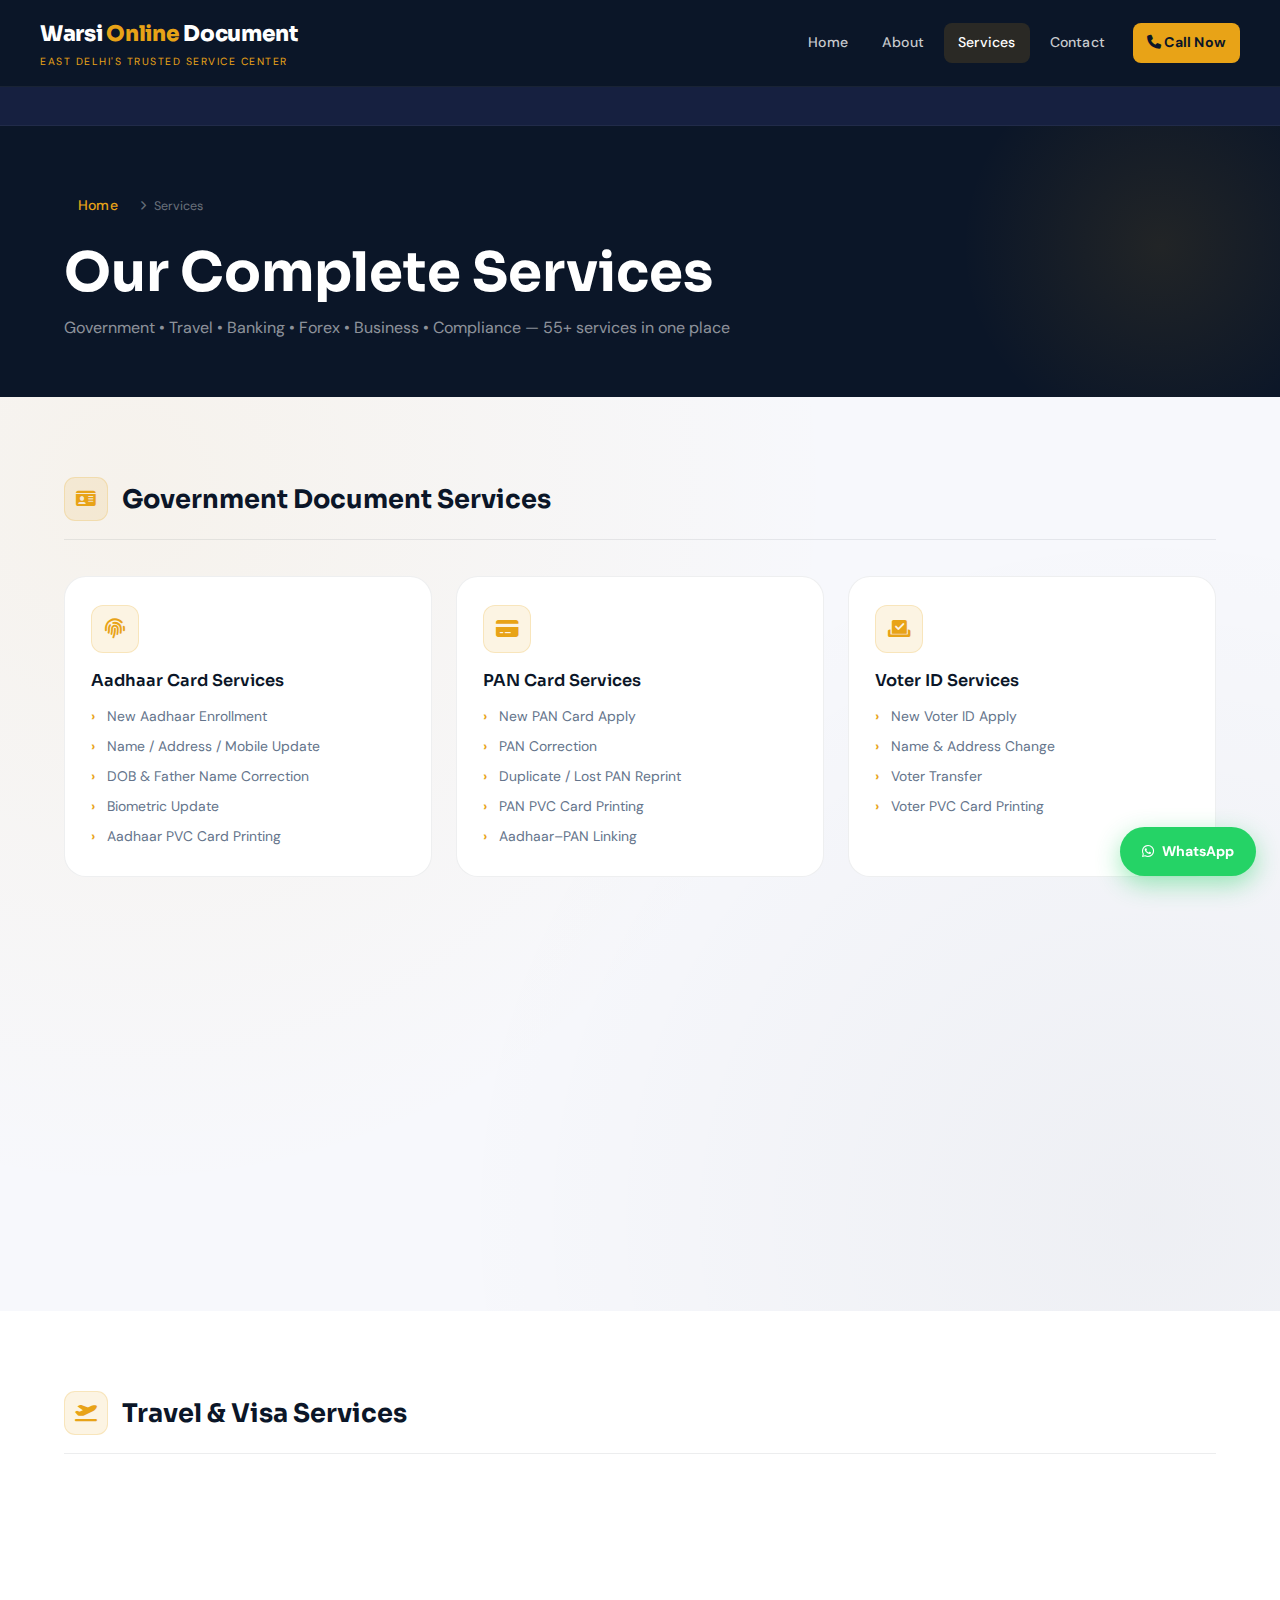
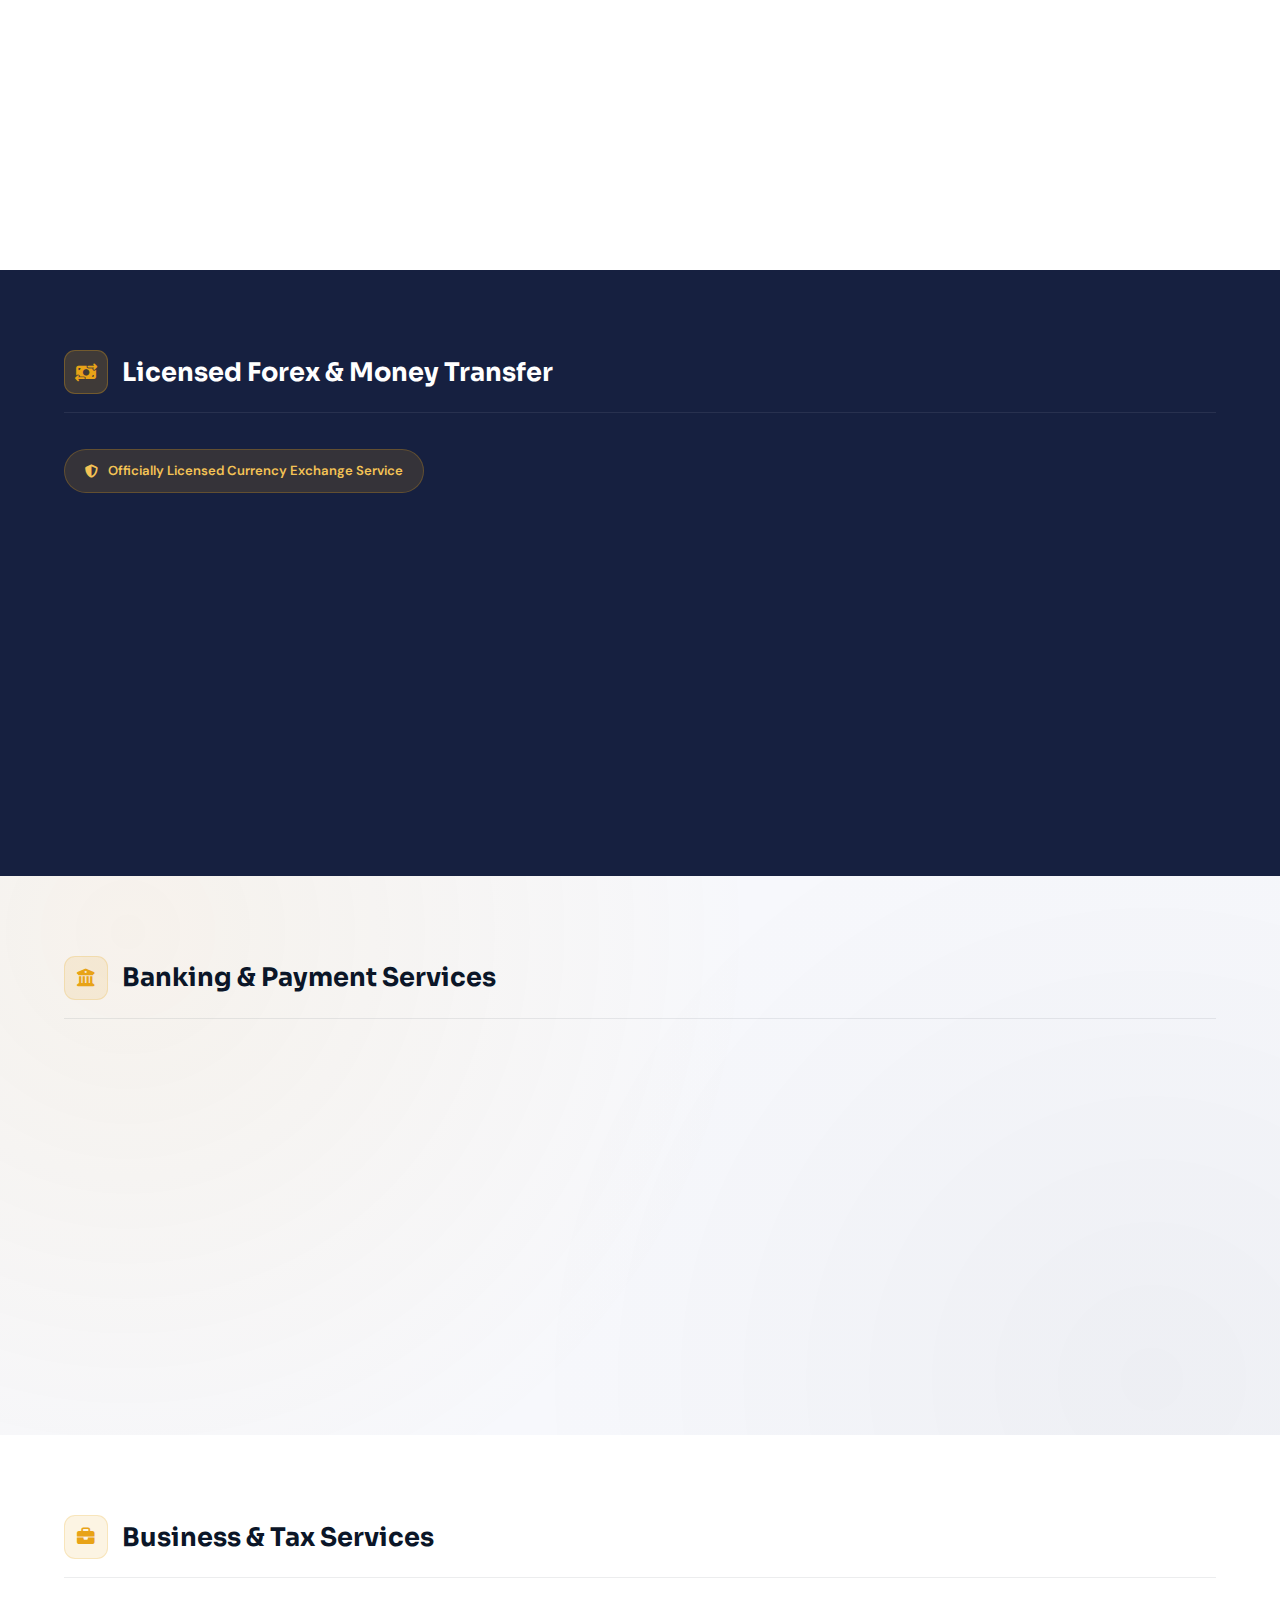
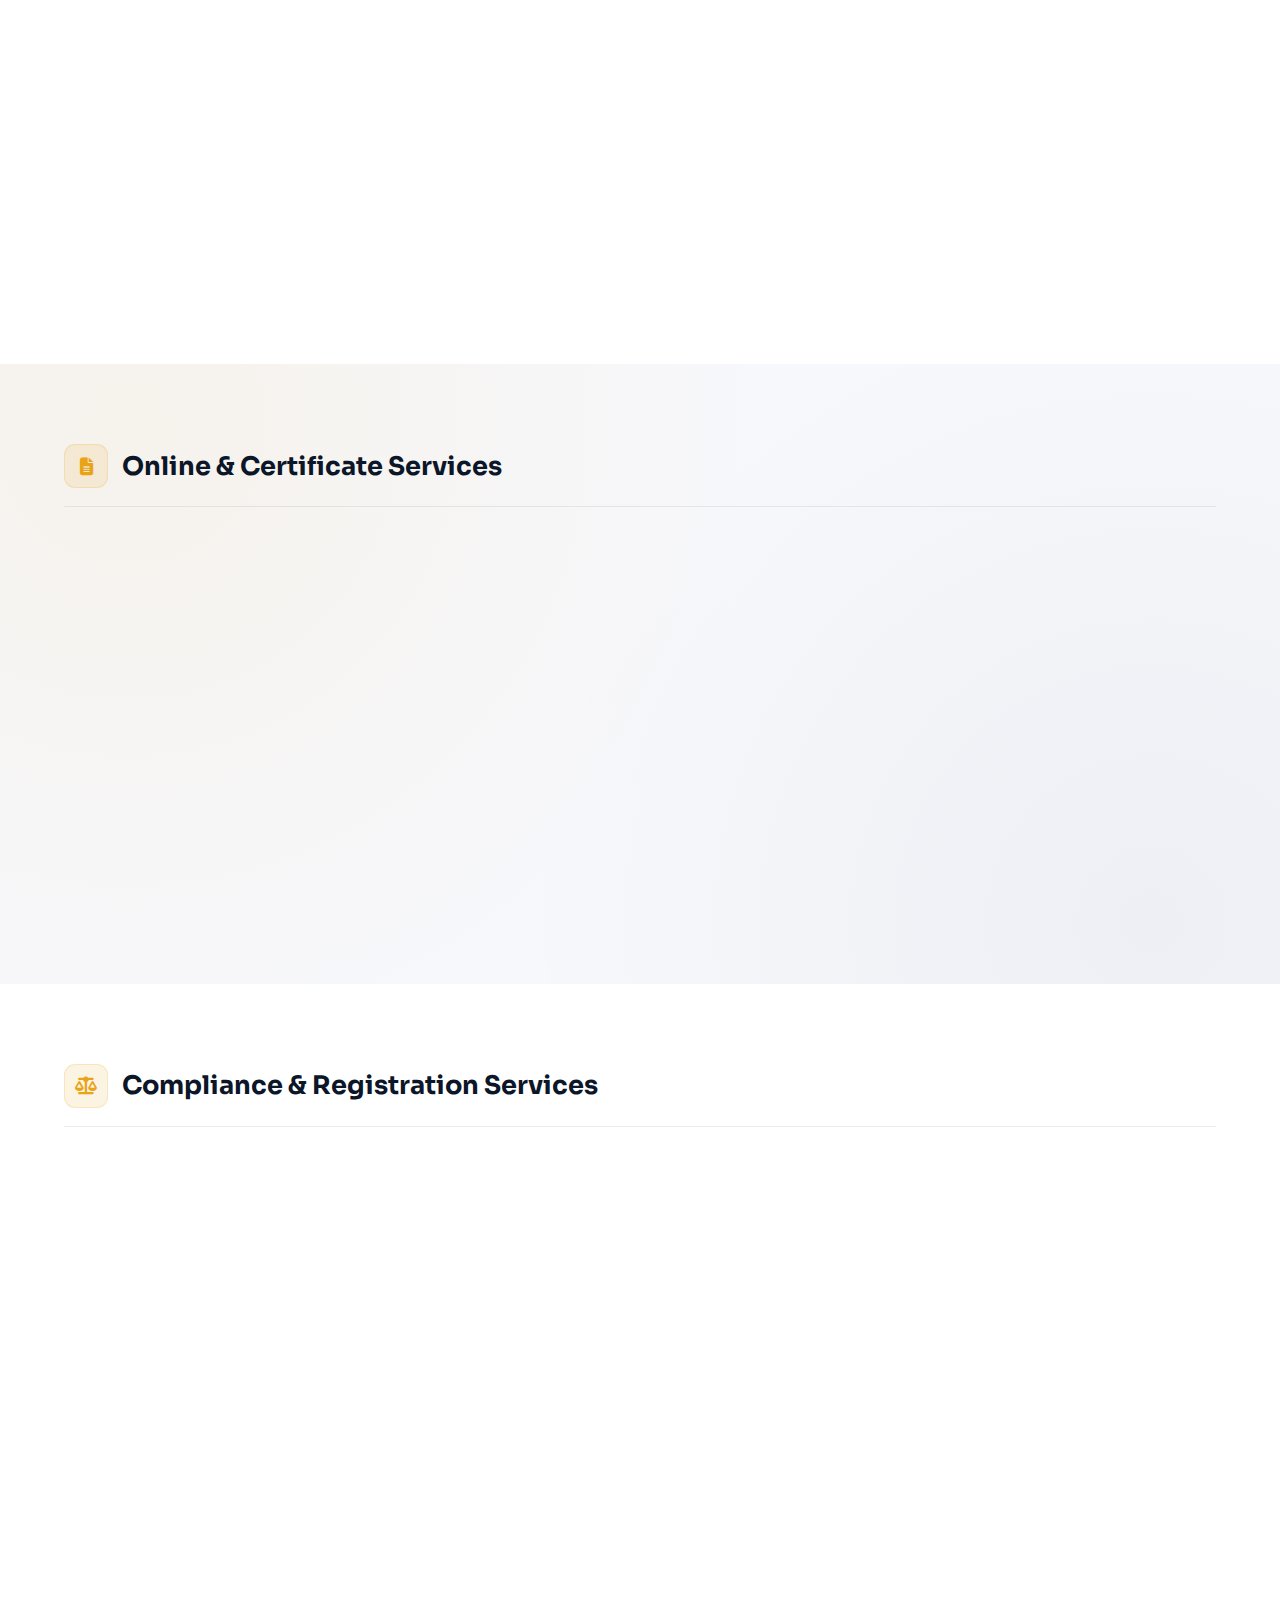
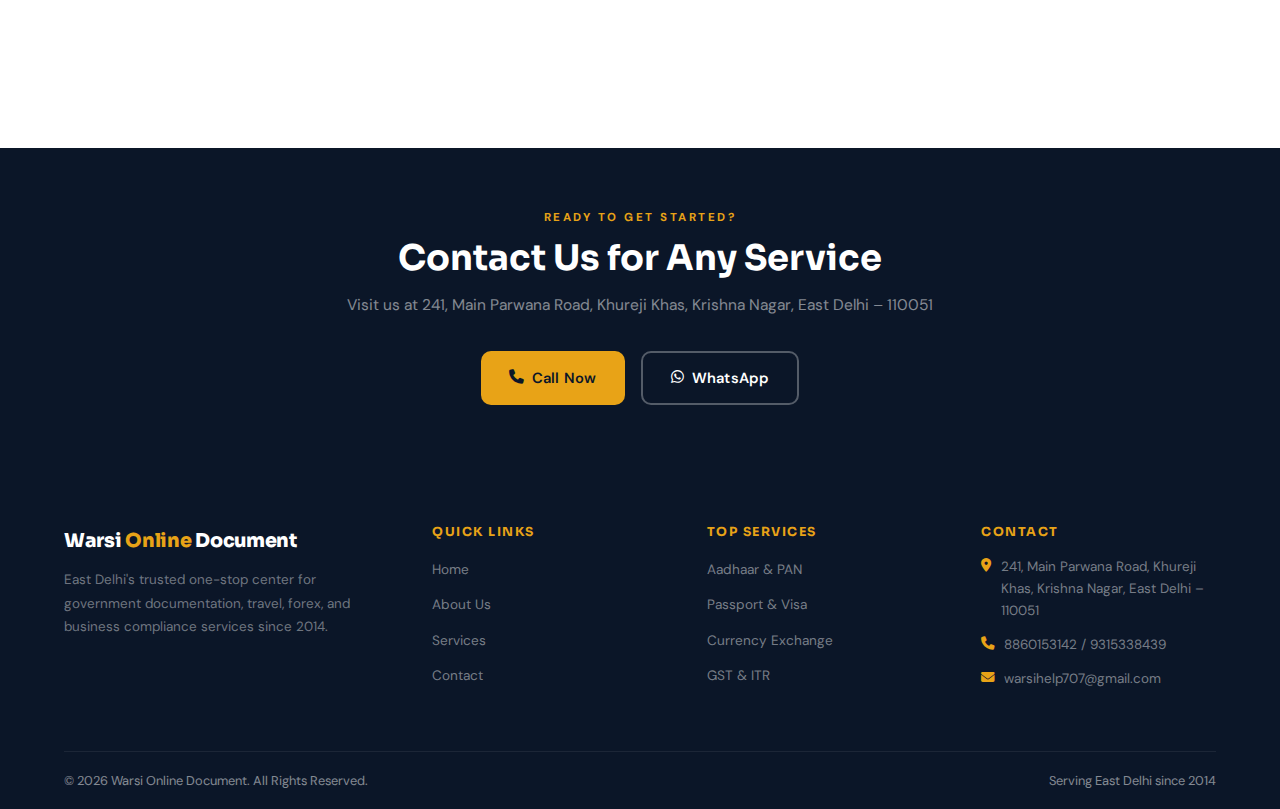
<file: services.html>
<!DOCTYPE html>
<html lang="en">
<head>
  <meta charset="UTF-8">
  <meta name="viewport" content="width=device-width, initial-scale=1.0">

  <!-- SEO Meta Tags -->
  <title>Our Services | Warsi Online Document — East Delhi</title>
  <meta name="description" content="Complete list of 55+ services at Warsi Online Document, East Delhi: Aadhaar, PAN, Passport, Visa, Driving License, RC Transfer, Currency Exchange, GST, ITR, Company Registration, DSC, IEC, Trademark, FSSAI & more.">
  <meta name="keywords" content="aadhaar card service east delhi, PAN card east delhi, passport service krishna nagar, visa assistance east delhi, currency exchange khureji, GST filing east delhi, company registration east delhi, DSC digital signature delhi, trademark registration east delhi, FSSAI east delhi">
  <meta name="robots" content="index, follow">
  <link rel="canonical" href="https://warsi-online-document.com/services.html">

  <!-- Open Graph -->
  <meta property="og:title" content="Complete Services — Warsi Online Document">
  <meta property="og:description" content="55+ government, travel, banking, forex & business services in East Delhi. Transparent pricing, 10+ years experience.">
  <meta property="og:type" content="website">

  <!-- Structured Data -->
  <script type="application/ld+json">
  {
    "@context": "https://schema.org",
    "@type": "ItemList",
    "name": "Warsi Online Document Services",
    "description": "Complete list of government, travel, banking, forex and business services",
    "itemListElement": [
      {"@type":"ListItem","position":1,"name":"Aadhaar Card Services"},
      {"@type":"ListItem","position":2,"name":"PAN Card Services"},
      {"@type":"ListItem","position":3,"name":"Passport Services"},
      {"@type":"ListItem","position":4,"name":"Visa Services"},
      {"@type":"ListItem","position":5,"name":"Currency Exchange"},
      {"@type":"ListItem","position":6,"name":"GST Registration"},
      {"@type":"ListItem","position":7,"name":"Company Registration"},
      {"@type":"ListItem","position":8,"name":"Digital Signature Certificate"}
    ]
  }
  </script>

  <link rel="preconnect" href="https://fonts.googleapis.com">
  <link href="https://fonts.googleapis.com/css2?family=Sora:wght@400;600;700;800&family=DM+Sans:ital,wght@0,300;0,400;0,500;0,600;1,400&display=swap" rel="stylesheet">
  <link rel="stylesheet" href="https://cdnjs.cloudflare.com/ajax/libs/font-awesome/6.5.0/css/all.min.css">
  <link rel="stylesheet" href="style.css">
</head>
<body>

<header>
  <div class="container navbar">
    <div class="logo">Warsi <span>Online</span> Document<span class="logo-sub">East Delhi's Trusted Service Center</span></div>
    <nav aria-label="Main navigation">
      <a href="index.html">Home</a>
      <a href="about.html">About</a>
      <a href="services.html" class="active">Services</a>
      <a href="contact.html">Contact</a>
      <a href="tel:8860153142" class="nav-cta"><i class="fa-solid fa-phone"></i> Call Now</a>
    </nav>
  </div>
</header>

<div class="service-ticker" aria-hidden="true">
  <div class="ticker-track">
    ✈ Air Ticket Booking &nbsp;•&nbsp; 🌍 Visa Assistance &nbsp;•&nbsp; 💳 Credit Card Swipe Accepted &nbsp;•&nbsp; 💱 Licensed Currency Exchange &nbsp;•&nbsp; 📑 GST & ITR Filing &nbsp;•&nbsp; 🏢 Company Registration &nbsp;•&nbsp; 🖊 Digital Signature (DSC) &nbsp;•&nbsp; 🌐 IEC Code Registration &nbsp;•&nbsp; ™ Trademark Registration &nbsp;•&nbsp; 🍽 FSSAI Registration &nbsp;•&nbsp; 🧾 Professional Tax Registration &nbsp;•&nbsp; 🛂 Immigration Consultancy &nbsp;•&nbsp;
  </div>
</div>

<!-- Page Hero -->
<section class="page-hero">
  <div class="container">
    <nav class="breadcrumb" aria-label="Breadcrumb">
      <a href="index.html">Home</a>
      <i class="fa-solid fa-chevron-right"></i>
      <span>Services</span>
    </nav>
    <h1>Our Complete Services</h1>
    <p>Government • Travel • Banking • Forex • Business • Compliance — 55+ services in one place</p>
  </div>
</section>

<!-- ===== GOVERNMENT DOCUMENT SERVICES ===== -->
<section class="section bg-pattern" aria-labelledby="gov-heading">
  <div class="container">
    <div class="cat-header">
      <i class="fa-solid fa-id-card"></i>
      <h2 id="gov-heading">Government Document Services</h2>
    </div>
    <div class="services-grid">

      <article class="service-card">
        <div class="card-icon"><i class="fa-solid fa-fingerprint"></i></div>
        <h3>Aadhaar Card Services</h3>
        <ul>
          <li>New Aadhaar Enrollment</li>
          <li>Name / Address / Mobile Update</li>
          <li>DOB & Father Name Correction</li>
          <li>Biometric Update</li>
          <li>Aadhaar PVC Card Printing</li>
        </ul>
      </article>

      <article class="service-card">
        <div class="card-icon"><i class="fa-solid fa-credit-card"></i></div>
        <h3>PAN Card Services</h3>
        <ul>
          <li>New PAN Card Apply</li>
          <li>PAN Correction</li>
          <li>Duplicate / Lost PAN Reprint</li>
          <li>PAN PVC Card Printing</li>
          <li>Aadhaar–PAN Linking</li>
        </ul>
      </article>

      <article class="service-card">
        <div class="card-icon"><i class="fa-solid fa-vote-yea"></i></div>
        <h3>Voter ID Services</h3>
        <ul>
          <li>New Voter ID Apply</li>
          <li>Name & Address Change</li>
          <li>Voter Transfer</li>
          <li>Voter PVC Card Printing</li>
        </ul>
      </article>

      <article class="service-card">
        <div class="card-icon"><i class="fa-solid fa-car"></i></div>
        <h3>Driving License Services</h3>
        <ul>
          <li>New Driving License</li>
          <li>DL Renewal</li>
          <li>Address Change in DL</li>
          <li>Duplicate DL</li>
          <li>Learner License (LL)</li>
          <li>DL PVC Card Printing</li>
        </ul>
      </article>

      <article class="service-card">
        <div class="card-icon"><i class="fa-solid fa-motorcycle"></i></div>
        <h3>RC & Vehicle Services</h3>
        <ul>
          <li>RC Transfer (Car / Bike)</li>
          <li>Second Owner Transfer</li>
          <li>Address Change in RC</li>
          <li>Duplicate RC</li>
          <li>Hypothecation (HP) Removal</li>
        </ul>
      </article>

    </div>
  </div>
</section>

<!-- ===== TRAVEL & VISA ===== -->
<section class="section bg-white" aria-labelledby="travel-heading">
  <div class="container">
    <div class="cat-header">
      <i class="fa-solid fa-plane-departure"></i>
      <h2 id="travel-heading">Travel & Visa Services</h2>
    </div>
    <div class="services-grid">

      <article class="service-card">
        <div class="card-icon"><i class="fa-solid fa-passport"></i></div>
        <h3>Passport Services</h3>
        <ul>
          <li>New Passport Apply</li>
          <li>Passport Renewal</li>
          <li>Address Change</li>
          <li>Minor Passport</li>
          <li>Appointment Booking Assistance</li>
        </ul>
      </article>

      <article class="service-card">
        <div class="card-icon"><i class="fa-solid fa-earth-americas"></i></div>
        <h3>Visa Services</h3>
        <ul>
          <li>Tourist Visa</li>
          <li>Business Visa</li>
          <li>Student Visa</li>
          <li>All Countries Visa Assistance</li>
        </ul>
      </article>

      <article class="service-card">
        <div class="card-icon"><i class="fa-solid fa-ticket"></i></div>
        <h3>Ticket & Travel Assistance</h3>
        <ul>
          <li>Train Ticket Booking</li>
          <li>Flight Tickets — Domestic & International</li>
          <li>Hotel Booking</li>
          <li>Travel Insurance Assistance</li>
        </ul>
      </article>

    </div>
  </div>
</section>

<!-- ===== FOREX ===== -->
<section class="section bg-navy-mid" aria-labelledby="forex-heading">
  <div class="container">
    <div class="cat-header">
      <i class="fa-solid fa-money-bill-transfer"></i>
      <h2 id="forex-heading">Licensed Forex & Money Transfer</h2>
    </div>
    <div class="forex-badge">
      <i class="fa-solid fa-shield-halved"></i>
      Officially Licensed Currency Exchange Service
    </div>
    <div class="services-grid">

      <article class="service-card dark">
        <div class="card-icon"><i class="fa-solid fa-coins"></i></div>
        <h3>Currency Exchange (Licensed)</h3>
        <ul>
          <li>Buy Foreign Currency</li>
          <li>Sell Foreign Currency</li>
          <li>Major Global Currencies Available</li>
          <li>Competitive Exchange Rates</li>
        </ul>
      </article>

      <article class="service-card dark">
        <div class="card-icon"><i class="fa-solid fa-paper-plane"></i></div>
        <h3>Money Transfer Services</h3>
        <ul>
          <li>Western Union Support</li>
          <li>Domestic Money Transfer</li>
          <li>International Remittance</li>
          <li>Secure Transfer Assistance</li>
        </ul>
      </article>

    </div>
  </div>
</section>

<!-- ===== BANKING ===== -->
<section class="section bg-pattern" aria-labelledby="bank-heading">
  <div class="container">
    <div class="cat-header">
      <i class="fa-solid fa-building-columns"></i>
      <h2 id="bank-heading">Banking & Payment Services</h2>
    </div>
    <div class="services-grid">

      <article class="service-card">
        <div class="card-icon"><i class="fa-solid fa-piggy-bank"></i></div>
        <h3>Banking Services</h3>
        <ul>
          <li>Zero Balance Account</li>
          <li>Savings Account</li>
          <li>Money Transfer</li>
          <li>Cash Withdrawal</li>
        </ul>
      </article>

      <article class="service-card">
        <div class="card-icon"><i class="fa-solid fa-credit-card"></i></div>
        <h3>Payment Options Accepted</h3>
        <ul>
          <li>Credit Card Swipe</li>
          <li>Visa / MasterCard Accepted</li>
          <li>UPI / Online Transfer</li>
          <li>Direct Bank Transfer</li>
          <li>Cash Payment Accepted</li>
        </ul>
      </article>

    </div>
  </div>
</section>

<!-- ===== BUSINESS & TAX ===== -->
<section class="section bg-white" aria-labelledby="biz-heading">
  <div class="container">
    <div class="cat-header">
      <i class="fa-solid fa-briefcase"></i>
      <h2 id="biz-heading">Business & Tax Services</h2>
    </div>
    <div class="services-grid">

      <article class="service-card">
        <div class="card-icon"><i class="fa-solid fa-file-invoice-dollar"></i></div>
        <h3>GST & Income Tax Services</h3>
        <ul>
          <li>GST Registration Assistance</li>
          <li>Income Tax Return Filing</li>
          <li>Compliance Support</li>
        </ul>
      </article>

      <article class="service-card">
        <div class="card-icon"><i class="fa-solid fa-building"></i></div>
        <h3>Business Registration Services</h3>
        <ul>
          <li>MSME / Udyam Registration</li>
          <li>Company Registration Guidance</li>
          <li>Partnership Firm Registration</li>
          <li>Trade License Assistance</li>
        </ul>
      </article>

    </div>
  </div>
</section>

<!-- ===== ONLINE & CERTIFICATES ===== -->
<section class="section bg-pattern" aria-labelledby="cert-heading">
  <div class="container">
    <div class="cat-header">
      <i class="fa-solid fa-file-lines"></i>
      <h2 id="cert-heading">Online & Certificate Services</h2>
    </div>
    <div class="services-grid">

      <article class="service-card">
        <div class="card-icon"><i class="fa-solid fa-laptop"></i></div>
        <h3>Online Form Services</h3>
        <ul>
          <li>Government Job Forms</li>
          <li>School / College Admission Forms</li>
          <li>EWS Forms</li>
        </ul>
      </article>

      <article class="service-card">
        <div class="card-icon"><i class="fa-solid fa-scroll"></i></div>
        <h3>Certificate & Affidavit Services</h3>
        <ul>
          <li>Birth Certificate</li>
          <li>Death Certificate</li>
          <li>Income / Domicile Certificate</li>
          <li>Marriage Certificate</li>
          <li>Name Change Affidavit</li>
          <li>Address Proof Affidavit</li>
          <li>DOB Affidavit</li>
        </ul>
      </article>

    </div>
  </div>
</section>

<!-- ===== COMPLIANCE & REGISTRATION ===== -->
<section class="section bg-white" aria-labelledby="comp-heading">
  <div class="container">
    <div class="cat-header">
      <i class="fa-solid fa-scale-balanced"></i>
      <h2 id="comp-heading">Compliance & Registration Services</h2>
    </div>
    <div class="services-grid">

      <article class="service-card">
        <div class="card-icon"><i class="fa-solid fa-signature"></i></div>
        <h3>Digital Signature Certificate (DSC)</h3>
        <ul>
          <li>Class 3 DSC</li>
          <li>Individual & Company DSC</li>
          <li>Renewal & Reissue</li>
        </ul>
      </article>

      <article class="service-card">
        <div class="card-icon"><i class="fa-solid fa-globe"></i></div>
        <h3>Import Export Code (IEC)</h3>
        <ul>
          <li>New IEC Registration</li>
          <li>IEC Modification</li>
          <li>DGFT Assistance</li>
        </ul>
      </article>

      <article class="service-card">
        <div class="card-icon"><i class="fa-solid fa-trademark"></i></div>
        <h3>Trademark Registration</h3>
        <ul>
          <li>Trademark Search</li>
          <li>Application Filing</li>
          <li>Renewal & Objection Handling</li>
        </ul>
      </article>

      <article class="service-card">
        <div class="card-icon"><i class="fa-solid fa-utensils"></i></div>
        <h3>FSSAI Registration</h3>
        <ul>
          <li>Basic Registration</li>
          <li>State License</li>
          <li>Central License</li>
        </ul>
      </article>

      <article class="service-card">
        <div class="card-icon"><i class="fa-solid fa-receipt"></i></div>
        <h3>Professional Tax Registration</h3>
        <ul>
          <li>PT Registration</li>
          <li>Compliance Filing</li>
        </ul>
      </article>

      <article class="service-card">
        <div class="card-icon"><i class="fa-solid fa-globe-asia"></i></div>
        <h3>Immigration Consultancy</h3>
        <ul>
          <li>Study Visa Guidance</li>
          <li>Work Permit Assistance</li>
          <li>Migration Guidance</li>
        </ul>
      </article>

    </div>
  </div>
</section>

<!-- CTA -->
<section class="section bg-navy" style="padding:60px 0;">
  <div class="container" style="text-align:center;">
    <span class="section-label" style="display:block;">Ready to Get Started?</span>
    <h2 style="color:white; margin-bottom:14px;">Contact Us for Any Service</h2>
    <p style="color:rgba(255,255,255,0.5); margin-bottom:32px;">Visit us at 241, Main Parwana Road, Khureji Khas, Krishna Nagar, East Delhi – 110051</p>
    <div style="display:flex; gap:16px; justify-content:center; flex-wrap:wrap;">
      <a href="tel:8860153142" class="btn btn-primary"><i class="fa-solid fa-phone"></i> Call Now</a>
      <a href="https://wa.me/918860153142" target="_blank" rel="noopener" class="btn btn-outline"><i class="fa-brands fa-whatsapp"></i> WhatsApp</a>
    </div>
  </div>
</section>

<a href="https://wa.me/918860153142" target="_blank" rel="noopener" class="whatsapp-float"><i class="fa-brands fa-whatsapp"></i> WhatsApp</a>

<footer aria-label="Site footer">
  <div class="container">
    <div class="footer-main">
      <div class="footer-brand">
        <div class="logo">Warsi <span>Online</span> Document</div>
        <p>East Delhi's trusted one-stop center for government documentation, travel, forex, and business compliance services since 2014.</p>
      </div>
      <div class="footer-col">
        <h4>Quick Links</h4>
        <ul>
          <li><a href="index.html">Home</a></li>
          <li><a href="about.html">About Us</a></li>
          <li><a href="services.html">Services</a></li>
          <li><a href="contact.html">Contact</a></li>
        </ul>
      </div>
      <div class="footer-col">
        <h4>Top Services</h4>
        <ul>
          <li><a href="services.html">Aadhaar & PAN</a></li>
          <li><a href="services.html">Passport & Visa</a></li>
          <li><a href="services.html">Currency Exchange</a></li>
          <li><a href="services.html">GST & ITR</a></li>
        </ul>
      </div>
      <div class="footer-col">
        <h4>Contact</h4>
        <div class="footer-contact-item"><i class="fa-solid fa-location-dot"></i><span>241, Main Parwana Road, Khureji Khas, Krishna Nagar, East Delhi – 110051</span></div>
        <div class="footer-contact-item"><i class="fa-solid fa-phone"></i><span>8860153142 / 9315338439</span></div>
        <div class="footer-contact-item"><i class="fa-solid fa-envelope"></i><span>warsihelp707@gmail.com</span></div>
      </div>
    </div>
    <div class="footer-bottom">
      <p>© 2026 Warsi Online Document. All Rights Reserved.</p>
      <p>Serving East Delhi since 2014</p>
    </div>
  </div>
</footer>

<div class="mobile-call-bar">
  <a href="tel:8860153142"><i class="fa-solid fa-phone"></i> Call Now — 8860153142</a>
</div>

<div class="modal-overlay" id="serviceModal" role="dialog" aria-modal="true">
  <div class="modal-box">
    <span class="close-btn" onclick="closeModal()">&times;</span>
    <h2>Service Inquiry</h2>
    <p>Fill in your details and we will contact you shortly.</p>
    <form>
      <input type="text" placeholder="Full Name" required>
      <input type="tel" placeholder="Mobile Number" required>
      <select required>
        <option value="">Select Service</option>
        <option>Aadhaar / PAN Service</option>
        <option>Passport / Visa</option>
        <option>Currency Exchange</option>
        <option>GST / Tax Filing</option>
        <option>Business Registration</option>
        <option>Money Transfer</option>
        <option>DSC / IEC / Trademark</option>
        <option>Immigration Consultancy</option>
        <option>Other</option>
      </select>
      <textarea placeholder="Additional Details" rows="3"></textarea>
      <button type="submit" class="btn btn-primary" style="width:100%; margin-top:10px; justify-content:center;">Submit Inquiry</button>
    </form>
  </div>
</div>

<script src="script.js"></script>
</body>
</html>
</file>
<file: style.css>
/* ============================================================
   WARSI ONLINE DOCUMENT — Enterprise Upgrade 2026
   Navy authority + saffron gold — Sora + DM Sans
   Sections: Base, Layout, Header, Hero, Cards, Services,
             Trust, Contact, Footer, Modal, Animations, Responsive
============================================================ */

/* ============================================================
   BASE
============================================================ */
@import url('https://fonts.googleapis.com/css2?family=Sora:wght@400;600;700;800&family=DM+Sans:ital,wght@0,300;0,400;0,500;0,600;1,400&display=swap');

:root {
  /* Colors */
  --navy:         #0b1628;
  --navy-mid:     #162040;
  --navy-light:   #1e2d50;
  --gold:         #e8a317;
  --gold-light:   #f4c355;
  --gold-pale:    rgba(232,163,23,0.12);
  --crimson:      #c0392b;
  --white:        #ffffff;
  --off-white:    #f7f8fc;
  --slate:        #94a3b8;
  --text:         #1a2540;
  --text-muted:   #64748b;
  --green:        #25d366;
  --green-dark:   #128c4f;
  --success:      #22c55e;

  /* Spacing */
  --space-xs:     8px;
  --space-sm:     16px;
  --space-md:     24px;
  --space-lg:     40px;
  --space-xl:     60px;
  --space-2xl:    80px;

  /* Shape */
  --radius:       14px;
  --radius-sm:    10px;
  --radius-lg:    22px;
  --radius-pill:  50px;

  /* Shadow */
  --shadow:       0 8px 30px rgba(11,22,40,0.10);
  --shadow-hover: 0 20px 50px rgba(11,22,40,0.18);
  --shadow-gold:  0 10px 28px rgba(232,163,23,0.4);

  /* Transitions */
  --transition:   0.35s cubic-bezier(0.4,0,0.2,1);
  --transition-fast: 0.2s ease;
}

*, *::before, *::after { margin: 0; padding: 0; box-sizing: border-box; }
html { scroll-behavior: smooth; }

body {
  font-family: 'DM Sans', sans-serif;
  background: var(--off-white);
  color: var(--text);
  line-height: 1.65;
  overflow-x: hidden;
}

h1, h2, h3, h4 {
  font-family: 'Sora', sans-serif;
  font-weight: 700;
  line-height: 1.2;
}

h1 { font-size: clamp(2rem, 5vw, 3.4rem); }
h2 { font-size: clamp(1.6rem, 3vw, 2.2rem); }
h3 { font-size: 1.1rem; font-weight: 600; }
p  { font-size: 0.97rem; }

a  { text-decoration: none; color: inherit; }
ul { list-style: none; }

/* ============================================================
   LAYOUT
============================================================ */
.container {
  max-width: 1200px;
  margin: 0 auto;
  padding: 0 24px;
}

.section { padding: var(--space-2xl) 0; }

.section-label {
  font-size: 0.72rem;
  font-weight: 700;
  letter-spacing: 2.5px;
  text-transform: uppercase;
  color: var(--gold);
  margin-bottom: 10px;
  display: block;
}

.section-title  { margin-bottom: 14px; }
.section-desc {
  color: var(--text-muted);
  max-width: 580px;
  margin-bottom: 48px;
  font-size: 1rem;
}

.section-header-row {
  display: flex;
  justify-content: space-between;
  align-items: flex-end;
  margin-bottom: 48px;
  gap: 20px;
  flex-wrap: wrap;
}

.text-center { text-align: center; }
.mb-48 { margin-bottom: 48px; }
.mb-32 { margin-bottom: 32px; }
.mb-20 { margin-bottom: 20px; }
.mb-14 { margin-bottom: 14px; }

/* Section backgrounds */
.bg-white    { background: var(--white); }
.bg-off      { background: var(--off-white); }
.bg-navy     { background: var(--navy); color: var(--white); }
.bg-navy-mid { background: var(--navy-mid); color: var(--white); }
.bg-pattern {
  background:
    radial-gradient(circle at 10% 10%, rgba(232,163,23,0.07) 0%, transparent 50%),
    radial-gradient(circle at 90% 90%, rgba(11,22,40,0.04) 0%, transparent 50%),
    var(--off-white);
}

/* Flex utilities */
.flex-center {
  display: flex;
  justify-content: center;
  align-items: center;
}
.flex-gap-16 { display: flex; gap: 16px; flex-wrap: wrap; }
.flex-gap-14 { display: flex; gap: 14px; flex-wrap: wrap; }
.justify-center { justify-content: center; }

/* ============================================================
   LOADING OVERLAY (cold-start for Render free tier)
============================================================ */
#loadingOverlay {
  position: fixed;
  inset: 0;
  background: var(--navy);
  z-index: 9999;
  display: flex;
  flex-direction: column;
  align-items: center;
  justify-content: center;
  gap: 20px;
  transition: opacity 0.5s ease, visibility 0.5s ease;
}

#loadingOverlay.hidden {
  opacity: 0;
  visibility: hidden;
  pointer-events: none;
}

.loading-logo {
  font-family: 'Sora', sans-serif;
  font-size: 1.6rem;
  font-weight: 800;
  color: var(--white);
  text-align: center;
}

.loading-logo span { color: var(--gold); }

.loading-sub {
  font-size: 0.75rem;
  color: var(--slate);
  letter-spacing: 2px;
  text-transform: uppercase;
}

.loading-spinner {
  width: 44px;
  height: 44px;
  border: 3px solid rgba(255,255,255,0.1);
  border-top-color: var(--gold);
  border-radius: 50%;
  animation: spin 0.9s linear infinite;
}

@keyframes spin { to { transform: rotate(360deg); } }

/* ============================================================
   HEADER
============================================================ */
header {
  background: var(--navy);
  position: sticky;
  top: 0;
  z-index: 1000;
  border-bottom: 1px solid rgba(255,255,255,0.06);
  transition: var(--transition);
}

header.scrolled {
  background: rgba(11,22,40,0.97);
  backdrop-filter: blur(12px);
  box-shadow: 0 4px 24px rgba(0,0,0,0.25);
}

.navbar {
  display: flex;
  align-items: center;
  justify-content: space-between;
  padding: 16px 0;
  gap: 20px;
  position: relative;
}

.logo {
  font-family: 'Sora', sans-serif;
  font-size: 1.35rem;
  font-weight: 800;
  color: var(--white);
  letter-spacing: -0.3px;
  flex-shrink: 0;
}

.logo span { color: var(--gold); }

.logo-sub {
  font-family: 'DM Sans', sans-serif;
  font-size: 0.65rem;
  font-weight: 400;
  color: var(--slate);
  letter-spacing: 1.5px;
  text-transform: uppercase;
  display: block;
  margin-top: 1px;
}

/* Desktop Nav */
nav {
  display: flex;
  align-items: center;
  gap: 6px;
}

nav a {
  color: rgba(255,255,255,0.78);
  font-size: 0.88rem;
  font-weight: 500;
  padding: 8px 14px;
  border-radius: 8px;
  transition: var(--transition);
  letter-spacing: 0.2px;
}

nav a:hover, nav a.active {
  color: var(--white);
  background: rgba(232,163,23,0.14);
}

.nav-cta {
  background: var(--gold) !important;
  color: var(--navy) !important;
  font-weight: 700 !important;
  margin-left: 8px;
}

.nav-cta:hover {
  background: var(--gold-light) !important;
  transform: translateY(-1px);
  box-shadow: 0 6px 20px rgba(232,163,23,0.4) !important;
}

/* Hamburger */
.hamburger {
  display: none;
  flex-direction: column;
  gap: 5px;
  cursor: pointer;
  padding: 8px;
  border-radius: 8px;
  transition: var(--transition-fast);
  background: transparent;
  border: none;
  z-index: 1010;
}

.hamburger span {
  display: block;
  width: 24px;
  height: 2px;
  background: var(--white);
  border-radius: 2px;
  transition: var(--transition);
  transform-origin: center;
}

.hamburger.active span:nth-child(1) { transform: translateY(7px) rotate(45deg); }
.hamburger.active span:nth-child(2) { opacity: 0; transform: scaleX(0); }
.hamburger.active span:nth-child(3) { transform: translateY(-7px) rotate(-45deg); }

/* Mobile nav overlay */
.nav-overlay {
  display: none;
  position: fixed;
  inset: 0;
  background: rgba(11,22,40,0.6);
  z-index: 999;
  backdrop-filter: blur(3px);
}

.nav-overlay.active { display: block; }

/* ============================================================
   TICKER
============================================================ */
.service-ticker {
  background: var(--navy-mid);
  overflow: hidden;
  white-space: nowrap;
  padding: 9px 0;
  font-size: 0.78rem;
  color: var(--slate);
  letter-spacing: 0.3px;
  border-bottom: 1px solid rgba(255,255,255,0.05);
}

.ticker-track {
  display: inline-block;
  padding-left: 100%;
  animation: tickerMove 30s linear infinite;
}

@keyframes tickerMove {
  0%   { transform: translateX(0); }
  100% { transform: translateX(-100%); }
}

/* ============================================================
   HERO
============================================================ */
.hero {
  position: relative;
  overflow: hidden;
  padding: 90px 0 80px;
  color: var(--white);
  background: var(--navy);
  animation: heroGradientShift 12s ease infinite;
}

@keyframes heroGradientShift {
  0%   { background: #0b1628; }
  33%  { background: #0e1e38; }
  66%  { background: #0b1a32; }
  100% { background: #0b1628; }
}

.hero::before {
  content: '';
  position: absolute;
  top: -120px; right: -120px;
  width: 600px; height: 600px;
  background: radial-gradient(circle, rgba(232,163,23,0.12) 0%, transparent 70%);
  pointer-events: none;
}

.hero::after {
  content: '';
  position: absolute;
  bottom: -100px; left: -100px;
  width: 500px; height: 500px;
  background: radial-gradient(circle, rgba(30,45,80,0.6) 0%, transparent 70%);
  pointer-events: none;
}

.hero-inner {
  position: relative;
  z-index: 2;
  display: grid;
  grid-template-columns: 1fr 1fr;
  gap: 60px;
  align-items: center;
}

.hero-badge {
  display: inline-flex;
  align-items: center;
  gap: 8px;
  background: rgba(232,163,23,0.15);
  border: 1px solid rgba(232,163,23,0.3);
  color: var(--gold);
  font-size: 0.75rem;
  font-weight: 600;
  letter-spacing: 1px;
  text-transform: uppercase;
  padding: 6px 14px;
  border-radius: var(--radius-pill);
  margin-bottom: 22px;
}

.hero h1   { color: var(--white); margin-bottom: 18px; }
.hero h1 em { font-style: normal; color: var(--gold); }

.typing-wrap {
  font-size: 1.05rem;
  color: rgba(255,255,255,0.65);
  margin-bottom: 36px;
  min-height: 1.7em;
}

#typing-text { color: var(--gold); font-weight: 600; }
#typing-text::after { content: '|'; margin-left: 2px; animation: blink 1s infinite; }
@keyframes blink { 50% { opacity: 0; } }

.hero-buttons { display: flex; gap: 14px; flex-wrap: wrap; }

/* Hero Reviews Badge */
.hero-reviews-badge {
  display: inline-flex;
  align-items: center;
  gap: 10px;
  background: rgba(255,255,255,0.06);
  border: 1px solid rgba(255,255,255,0.12);
  padding: 10px 18px;
  border-radius: var(--radius-pill);
  margin-top: 22px;
}

.hero-reviews-badge .stars { color: #fbbf24; font-size: 1rem; letter-spacing: 1px; }
.hero-reviews-badge .review-text {
  font-size: 0.8rem;
  color: rgba(255,255,255,0.7);
  font-weight: 500;
}
.hero-reviews-badge .review-text strong { color: var(--white); }

/* Hero Right */
.hero-stats {
  background: rgba(255,255,255,0.05);
  border: 1px solid rgba(255,255,255,0.1);
  border-radius: var(--radius-lg);
  padding: 36px 32px;
  backdrop-filter: blur(10px);
}

.hero-stats-grid {
  display: grid;
  grid-template-columns: 1fr 1fr;
  gap: 24px;
}

.hero-stat-item {
  text-align: center;
  padding: 20px 16px;
  background: rgba(255,255,255,0.05);
  border-radius: var(--radius);
  border: 1px solid rgba(255,255,255,0.07);
}

.hero-stat-item .num {
  font-family: 'Sora', sans-serif;
  font-size: 2rem;
  font-weight: 800;
  color: var(--gold);
  display: block;
}

.hero-stat-item .lbl {
  font-size: 0.78rem;
  color: rgba(255,255,255,0.55);
  margin-top: 4px;
  text-transform: uppercase;
  letter-spacing: 0.5px;
}

.hero-contact-quick {
  margin-top: 24px;
  padding-top: 20px;
  border-top: 1px solid rgba(255,255,255,0.08);
}

.hero-contact-quick p {
  font-size: 0.78rem;
  color: var(--slate);
  text-transform: uppercase;
  letter-spacing: 1px;
  margin-bottom: 10px;
}

.hero-phones { display: flex; flex-direction: column; gap: 6px; }

.hero-phones a {
  display: flex;
  align-items: center;
  gap: 8px;
  color: var(--white);
  font-size: 1rem;
  font-weight: 600;
  transition: var(--transition);
}

.hero-phones a:hover { color: var(--gold); }
.hero-phones i { color: var(--gold); font-size: 0.85rem; }

/* ============================================================
   GOOGLE REVIEWS TRUST STRIP
============================================================ */
.reviews-strip {
  background: var(--white);
  border-bottom: 1px solid rgba(11,22,40,0.07);
  padding: 18px 0;
}

.reviews-strip-inner {
  display: flex;
  align-items: center;
  justify-content: center;
  gap: 32px;
  flex-wrap: wrap;
}

.reviews-strip-item {
  display: flex;
  align-items: center;
  gap: 10px;
  font-size: 0.88rem;
  color: var(--text-muted);
}

.reviews-strip-item .g-logo {
  font-family: 'Sora', sans-serif;
  font-size: 1.1rem;
  font-weight: 800;
  background: linear-gradient(135deg, #4285f4, #34a853, #fbbc04, #ea4335);
  -webkit-background-clip: text;
  -webkit-text-fill-color: transparent;
  background-clip: text;
}

.reviews-strip-item .stars-row { color: #fbbf24; font-size: 1rem; letter-spacing: 1px; }
.reviews-strip-item strong { color: var(--navy); font-weight: 700; }
.reviews-divider { width: 1px; height: 28px; background: rgba(11,22,40,0.1); }

/* ============================================================
   BUTTONS
============================================================ */
.btn {
  display: inline-flex;
  align-items: center;
  gap: var(--space-xs);
  padding: 13px 28px;
  border-radius: var(--radius-sm);
  font-family: 'DM Sans', sans-serif;
  font-size: 0.92rem;
  font-weight: 600;
  letter-spacing: 0.2px;
  cursor: pointer;
  border: none;
  transition: var(--transition);
  text-decoration: none;
}

.btn-primary {
  background: var(--gold);
  color: var(--navy);
}

.btn-primary:hover {
  background: var(--gold-light);
  transform: translateY(-2px);
  box-shadow: var(--shadow-gold);
}

.btn-outline {
  background: transparent;
  border: 2px solid rgba(255,255,255,0.3);
  color: var(--white);
}

.btn-outline:hover {
  border-color: var(--gold);
  color: var(--gold);
  transform: translateY(-2px);
}

.btn-ghost {
  background: transparent;
  border: 2px solid var(--navy);
  color: var(--navy);
}

.btn-ghost:hover {
  background: var(--navy);
  color: var(--white);
}

.btn-sm { padding: 9px 20px; font-size: 0.83rem; }
.btn-full { width: 100%; justify-content: center; }

/* ============================================================
   CARDS — SERVICE CARDS
============================================================ */
.services-grid {
  display: grid;
  grid-template-columns: repeat(auto-fill, minmax(290px, 1fr));
  gap: var(--space-md);
}

.service-card {
  background: var(--white);
  border: 1px solid rgba(11,22,40,0.07);
  border-radius: var(--radius-lg);
  padding: 28px 26px;
  transition: var(--transition);
  opacity: 0;
  transform: translateY(30px);
  position: relative;
  overflow: hidden;
}

.service-card::before {
  content: '';
  position: absolute;
  top: 0; left: 0; right: 0;
  height: 3px;
  background: linear-gradient(90deg, var(--gold), var(--gold-light));
  transform: scaleX(0);
  transform-origin: left;
  transition: var(--transition);
}

.service-card:hover::before { transform: scaleX(1); }

.service-card.show {
  opacity: 1;
  transform: translateY(0);
}

.service-card:hover {
  border-color: rgba(232,163,23,0.25);
  box-shadow: var(--shadow-hover);
  transform: translateY(-6px);
}

.card-icon {
  width: 48px; height: 48px;
  background: var(--gold-pale);
  border-radius: 12px;
  display: flex;
  align-items: center;
  justify-content: center;
  margin-bottom: 18px;
  font-size: 1.25rem;
  color: var(--gold);
  border: 1px solid rgba(232,163,23,0.2);
}

.service-card h3 { color: var(--navy); margin-bottom: 14px; font-size: 1.02rem; }

.service-card ul { display: flex; flex-direction: column; gap: 7px; }

.service-card ul li {
  font-size: 0.87rem;
  color: var(--text-muted);
  padding-left: 16px;
  position: relative;
}

.service-card ul li::before {
  content: '›';
  position: absolute;
  left: 0;
  color: var(--gold);
  font-weight: 700;
}

.service-card p { color: var(--text-muted); font-size: 0.91rem; }

/* Dark card variant */
.service-card.dark {
  background: var(--navy-light);
  border-color: rgba(255,255,255,0.07);
}

.service-card.dark h3 { color: var(--white); }
.service-card.dark ul li { color: rgba(255,255,255,0.55); }
.service-card.dark .card-icon {
  background: rgba(232,163,23,0.15);
  border-color: rgba(232,163,23,0.2);
}

/* ============================================================
   SERVICES — CATEGORY HEADER
============================================================ */
.cat-header {
  display: flex;
  align-items: center;
  gap: 14px;
  margin-bottom: 36px;
  padding-bottom: 18px;
  border-bottom: 1px solid rgba(11,22,40,0.08);
}

.cat-header i {
  width: 44px; height: 44px;
  background: var(--gold-pale);
  border-radius: 11px;
  display: flex;
  align-items: center;
  justify-content: center;
  color: var(--gold);
  font-size: 1.1rem;
  flex-shrink: 0;
  border: 1px solid rgba(232,163,23,0.2);
}

.cat-header h2 { font-size: 1.6rem; color: var(--navy); }

.bg-navy-mid .cat-header { border-bottom-color: rgba(255,255,255,0.08); }
.bg-navy-mid .cat-header h2 { color: var(--white); }
.bg-navy-mid .cat-header i {
  background: rgba(232,163,23,0.2);
  border-color: rgba(232,163,23,0.3);
}

.forex-badge {
  display: inline-flex;
  align-items: center;
  gap: 10px;
  background: rgba(232,163,23,0.15);
  color: var(--gold-light);
  padding: 10px 20px;
  border-radius: var(--radius-pill);
  font-size: 0.82rem;
  font-weight: 600;
  margin-bottom: 32px;
  border: 1px solid rgba(232,163,23,0.25);
}

/* ============================================================
   HOW IT WORKS
============================================================ */
.how-it-works-grid {
  display: grid;
  grid-template-columns: repeat(3, 1fr);
  gap: 24px;
  position: relative;
}

.how-it-works-grid::before {
  content: '';
  position: absolute;
  top: 36px;
  left: calc(16.666% + 36px);
  right: calc(16.666% + 36px);
  height: 2px;
  background: linear-gradient(90deg, var(--gold), var(--gold-light), var(--gold));
  opacity: 0.3;
  pointer-events: none;
}

.how-step {
  background: var(--white);
  border: 1px solid rgba(11,22,40,0.07);
  border-radius: var(--radius-lg);
  padding: 32px 26px;
  text-align: center;
  transition: var(--transition);
  position: relative;
  opacity: 0;
  transform: translateY(30px);
}

.how-step.show { opacity: 1; transform: translateY(0); }

.how-step:hover {
  box-shadow: var(--shadow-hover);
  transform: translateY(-5px);
  border-color: rgba(232,163,23,0.2);
}

.how-step-num {
  width: 72px; height: 72px;
  margin: 0 auto 20px;
  background: var(--navy);
  border-radius: 50%;
  display: flex;
  align-items: center;
  justify-content: center;
  font-family: 'Sora', sans-serif;
  font-size: 1.6rem;
  font-weight: 800;
  color: var(--gold);
  border: 3px solid rgba(232,163,23,0.3);
}

.how-step-icon {
  font-size: 1.4rem;
  color: var(--gold);
  margin-bottom: 14px;
}

.how-step h3 { color: var(--navy); margin-bottom: 10px; font-size: 1.05rem; }
.how-step p  { color: var(--text-muted); font-size: 0.88rem; line-height: 1.65; }

/* ============================================================
   SERVICE AREAS
============================================================ */
.service-areas-section {
  padding: 56px 0;
  background: var(--navy);
}

.areas-grid {
  display: flex;
  flex-wrap: wrap;
  gap: 12px;
  justify-content: center;
  margin-top: 28px;
}

.area-pill {
  display: inline-flex;
  align-items: center;
  gap: 6px;
  background: rgba(255,255,255,0.07);
  border: 1px solid rgba(255,255,255,0.12);
  color: rgba(255,255,255,0.8);
  padding: 9px 18px;
  border-radius: var(--radius-pill);
  font-size: 0.85rem;
  font-weight: 500;
  transition: var(--transition);
}

.area-pill i { color: var(--gold); font-size: 0.75rem; }

.area-pill:hover {
  background: rgba(232,163,23,0.15);
  border-color: rgba(232,163,23,0.3);
  color: var(--white);
}

/* ============================================================
   TRUST
============================================================ */
.trust-grid {
  display: grid;
  grid-template-columns: repeat(3, 1fr);
  gap: 20px;
}

.trust-card {
  background: var(--white);
  border: 1px solid rgba(11,22,40,0.07);
  border-radius: var(--radius);
  padding: 28px 20px;
  text-align: center;
  transition: var(--transition);
  opacity: 0;
  transform: translateY(30px);
}

.trust-card.show { opacity: 1; transform: translateY(0); }

.trust-card:hover {
  box-shadow: var(--shadow-hover);
  transform: translateY(-4px);
}

.trust-card .icon {
  width: 50px; height: 50px;
  background: var(--gold-pale);
  border-radius: 12px;
  display: flex;
  align-items: center;
  justify-content: center;
  margin: 0 auto 14px;
  font-size: 1.3rem;
  color: var(--gold);
}

.trust-card h3 { font-size: 1rem; margin-bottom: 8px; color: var(--navy); }
.trust-card p  { font-size: 0.84rem; color: var(--text-muted); }

/* WHY CHOOSE US */
.why-grid {
  display: grid;
  grid-template-columns: repeat(3, 1fr);
  gap: 24px;
}

.why-card {
  background: var(--white);
  border-radius: var(--radius-lg);
  padding: 32px 26px;
  border: 1px solid rgba(11,22,40,0.07);
  transition: var(--transition);
  opacity: 0;
  transform: translateY(30px);
}

.why-card.show { opacity: 1; transform: translateY(0); }

.why-card:hover {
  box-shadow: var(--shadow-hover);
  transform: translateY(-5px);
  border-color: rgba(232,163,23,0.2);
}

.why-card .num {
  font-family: 'Sora', sans-serif;
  font-size: 3rem;
  font-weight: 800;
  color: rgba(232,163,23,0.18);
  line-height: 1;
  margin-bottom: 16px;
}

.why-card h3 { color: var(--navy); margin-bottom: 10px; font-size: 1.05rem; }
.why-card p  { color: var(--text-muted); font-size: 0.88rem; }

/* ============================================================
   ABOUT PAGE
============================================================ */
.about-hero-grid {
  display: grid;
  grid-template-columns: 1fr 1fr;
  gap: 60px;
  align-items: center;
}

.about-owner-card {
  background: var(--white);
  border: 1px solid rgba(11,22,40,0.08);
  border-radius: var(--radius-lg);
  padding: 32px;
  box-shadow: var(--shadow);
  position: relative;
  overflow: hidden;
}

.about-owner-card::after {
  content: '';
  position: absolute;
  top: 0; left: 0; right: 0;
  height: 4px;
  background: linear-gradient(90deg, var(--gold), var(--gold-light));
}

.owner-avatar {
  width: 72px; height: 72px;
  background: var(--gold-pale);
  border: 3px solid var(--gold);
  border-radius: 50%;
  display: flex;
  align-items: center;
  justify-content: center;
  font-family: 'Sora', sans-serif;
  font-size: 1.8rem;
  font-weight: 800;
  color: var(--gold);
  margin-bottom: 16px;
}

.owner-stats {
  margin-top: 20px;
  padding-top: 18px;
  border-top: 1px solid rgba(11,22,40,0.08);
  display: flex;
  gap: 16px;
  flex-wrap: wrap;
}

.owner-stat {
  text-align: center;
}

.owner-stat-num {
  font-family: 'Sora', sans-serif;
  font-size: 1.6rem;
  font-weight: 800;
  color: var(--gold);
}

.owner-stat-lbl {
  font-size: 0.75rem;
  color: var(--text-muted);
  text-transform: uppercase;
  letter-spacing: 0.5px;
}

.about-who-text { color: var(--text-muted); margin-bottom: 18px; font-size: 1rem; line-height: 1.8; }
.about-cta-row { display: flex; gap: 12px; flex-wrap: wrap; }

/* ============================================================
   CONTACT
============================================================ */
.contact-grid {
  display: grid;
  grid-template-columns: 1fr 1.3fr;
  gap: 32px;
  align-items: start;
}

.contact-info-card {
  background: var(--navy);
  color: var(--white);
  border-radius: var(--radius-lg);
  padding: 36px 32px;
}

.contact-info-card h3 {
  font-size: 0.8rem;
  text-transform: uppercase;
  letter-spacing: 1.5px;
  color: var(--gold);
  margin-bottom: 8px;
  font-weight: 600;
}

.contact-info-card p {
  color: rgba(255,255,255,0.65);
  font-size: 0.93rem;
  line-height: 1.7;
}

.contact-divider {
  border: none;
  border-top: 1px solid rgba(255,255,255,0.09);
  margin: 22px 0;
}

.timing-row {
  display: flex;
  justify-content: space-between;
  font-size: 0.88rem;
  margin-bottom: 8px;
}

.timing-row strong { color: rgba(255,255,255,0.85); }
.timing-row span   { color: var(--gold); font-weight: 600; }

.phone-links { display: flex; flex-direction: column; gap: 8px; }

.phone-links a {
  color: rgba(255,255,255,0.85);
  font-size: 1.05rem;
  font-weight: 600;
  transition: var(--transition);
}

.phone-links a:hover { color: var(--gold); }

.contact-form-card {
  background: var(--white);
  border: 1px solid rgba(11,22,40,0.08);
  border-radius: var(--radius-lg);
  padding: 36px 32px;
  box-shadow: var(--shadow);
}

.contact-form-card h3 {
  color: var(--navy);
  margin-bottom: 24px;
  font-size: 1.3rem;
}

.form-group { margin-bottom: 16px; }

.form-group label {
  display: block;
  font-size: 0.8rem;
  font-weight: 600;
  color: var(--navy);
  margin-bottom: 6px;
  letter-spacing: 0.3px;
}

.form-group input,
.form-group select,
.form-group textarea {
  width: 100%;
  padding: 13px 16px;
  border: 1.5px solid rgba(11,22,40,0.12);
  border-radius: var(--radius-sm);
  font-family: 'DM Sans', sans-serif;
  font-size: 0.9rem;
  color: var(--text);
  background: var(--off-white);
  transition: var(--transition);
  outline: none;
}

.form-group input:focus,
.form-group select:focus,
.form-group textarea:focus {
  border-color: var(--gold);
  background: var(--white);
  box-shadow: 0 0 0 3px rgba(232,163,23,0.12);
}

.privacy-note {
  font-size: 0.75rem;
  color: var(--text-muted);
  text-align: center;
  margin-top: 10px;
}

/* ============================================================
   MAP
============================================================ */
.map-wrapper {
  border-radius: var(--radius-lg);
  overflow: hidden;
  border: 1px solid rgba(11,22,40,0.08);
  box-shadow: var(--shadow);
}

/* ============================================================
   FOOTER
============================================================ */
footer {
  background: var(--navy);
  color: rgba(255,255,255,0.5);
  padding: 0;
}

.footer-main {
  display: grid;
  grid-template-columns: 1.4fr 1fr 1fr 1fr;
  gap: 40px;
  padding: 60px 0 48px;
}

.footer-brand .logo { font-size: 1.2rem; }

.footer-brand p {
  color: rgba(255,255,255,0.42);
  font-size: 0.84rem;
  margin-top: 12px;
  line-height: 1.75;
}

.footer-col h4 {
  font-family: 'Sora', sans-serif;
  font-size: 0.78rem;
  font-weight: 700;
  letter-spacing: 1.5px;
  text-transform: uppercase;
  color: var(--gold);
  margin-bottom: 16px;
}

.footer-col ul { display: flex; flex-direction: column; gap: 9px; }

.footer-col ul li a {
  color: rgba(255,255,255,0.45);
  font-size: 0.85rem;
  transition: var(--transition);
}

.footer-col ul li a:hover { color: var(--gold); }

.footer-contact-item {
  display: flex;
  gap: 10px;
  margin-bottom: 12px;
  font-size: 0.84rem;
  color: rgba(255,255,255,0.45);
}

.footer-contact-item i { color: var(--gold); margin-top: 3px; flex-shrink: 0; }

.footer-bottom {
  border-top: 1px solid rgba(255,255,255,0.07);
  padding: 18px 0;
  display: flex;
  justify-content: space-between;
  align-items: center;
  gap: 16px;
  flex-wrap: wrap;
}

.footer-bottom p { font-size: 0.8rem; }

/* ============================================================
   PAGE HERO (inner pages)
============================================================ */
.page-hero {
  background: var(--navy);
  padding: 60px 0 56px;
  color: var(--white);
  position: relative;
  overflow: hidden;
  animation: heroGradientShift 12s ease infinite;
}

.page-hero::before {
  content: '';
  position: absolute;
  top: -80px; right: -80px;
  width: 400px; height: 400px;
  background: radial-gradient(circle, rgba(232,163,23,0.1) 0%, transparent 70%);
  pointer-events: none;
}

.page-hero h1 { color: var(--white); }
.page-hero p  { color: rgba(255,255,255,0.55); margin-top: 10px; font-size: 1rem; }

.breadcrumb {
  display: flex;
  align-items: center;
  gap: 8px;
  font-size: 0.78rem;
  color: rgba(255,255,255,0.4);
  margin-bottom: 14px;
}

.breadcrumb a { color: var(--gold); transition: var(--transition); }
.breadcrumb a:hover { opacity: 0.8; }
.breadcrumb i { font-size: 0.6rem; }

/* ============================================================
   MODAL
============================================================ */
.modal-overlay {
  position: fixed;
  inset: 0;
  background: rgba(11,22,40,0.75);
  display: none;
  justify-content: center;
  align-items: center;
  z-index: 3000;
  backdrop-filter: blur(4px);
}

.modal-box {
  background: var(--white);
  width: 90%;
  max-width: 460px;
  padding: 36px 32px;
  border-radius: var(--radius-lg);
  position: relative;
  animation: fadeInUp 0.3s ease;
}

.modal-box h2 { font-size: 1.4rem; margin-bottom: 6px; color: var(--navy); }
.modal-box > p { color: var(--text-muted); font-size: 0.88rem; margin-bottom: 22px; }

.close-btn {
  position: absolute;
  right: 18px; top: 14px;
  font-size: 1.5rem;
  cursor: pointer;
  color: var(--text-muted);
  transition: var(--transition);
  line-height: 1;
}

.close-btn:hover { color: var(--navy); }

.modal-box input,
.modal-box select,
.modal-box textarea {
  width: 100%;
  padding: 13px 16px;
  border: 1.5px solid rgba(11,22,40,0.12);
  border-radius: var(--radius-sm);
  font-family: 'DM Sans', sans-serif;
  font-size: 0.9rem;
  color: var(--text);
  background: var(--off-white);
  transition: var(--transition);
  outline: none;
  margin-bottom: 12px;
  display: block;
}

.modal-box input:focus,
.modal-box select:focus,
.modal-box textarea:focus {
  border-color: var(--gold);
  background: var(--white);
  box-shadow: 0 0 0 3px rgba(232,163,23,0.12);
}

/* ============================================================
   SUCCESS POPUP
============================================================ */
.success-popup {
  position: fixed;
  inset: 0;
  background: rgba(11,22,40,0.7);
  display: none;
  justify-content: center;
  align-items: center;
  z-index: 4000;
  backdrop-filter: blur(4px);
}

.success-box {
  background: var(--white);
  padding: 44px 40px;
  border-radius: var(--radius-lg);
  text-align: center;
  animation: scaleIn 0.3s ease;
}

.success-icon {
  width: 72px; height: 72px;
  margin: 0 auto 20px;
  background: var(--success);
  border-radius: 50%;
  display: flex;
  align-items: center;
  justify-content: center;
  color: var(--white);
  font-size: 1.8rem;
}

/* ============================================================
   WHATSAPP FLOAT + MOBILE CALL BAR
============================================================ */
.whatsapp-float {
  position: fixed;
  bottom: 24px;
  right: 24px;
  background: var(--green);
  color: var(--white);
  padding: 13px 22px;
  border-radius: var(--radius-pill);
  font-weight: 700;
  font-size: 0.88rem;
  text-decoration: none;
  box-shadow: 0 8px 24px rgba(37,211,102,0.45);
  z-index: 900;
  transition: var(--transition);
  display: flex;
  align-items: center;
  gap: 8px;
}

.whatsapp-float:hover {
  transform: translateY(-3px);
  box-shadow: 0 12px 30px rgba(37,211,102,0.55);
}

.mobile-call-bar { display: none; }

/* ============================================================
   ANIMATIONS
============================================================ */
@keyframes fadeInUp {
  from { transform: translateY(30px); opacity: 0; }
  to   { transform: translateY(0);    opacity: 1; }
}

@keyframes scaleIn {
  from { transform: scale(0.85); opacity: 0; }
  to   { transform: scale(1);    opacity: 1; }
}

/* scroll-reveal base */
.form-animate {
  opacity: 0;
  transform: translateY(30px);
  transition: all 0.7s ease;
}

.form-animate.show {
  opacity: 1;
  transform: translateY(0);
}

/* ============================================================
   RESPONSIVE
============================================================ */
@media (max-width: 1024px) {
  .hero-inner        { grid-template-columns: 1fr; gap: 40px; }
  .hero-stats        { max-width: 500px; }
  .footer-main       { grid-template-columns: 1fr 1fr; }
  .trust-grid        { grid-template-columns: 1fr 1fr; }
  .why-grid          { grid-template-columns: 1fr 1fr; }
  .how-it-works-grid { grid-template-columns: 1fr 1fr; }
  .how-it-works-grid::before { display: none; }
  .about-hero-grid   { grid-template-columns: 1fr 1fr; gap: 40px; }
}

@media (max-width: 768px) {
  /* Hamburger menu */
  .hamburger { display: flex; }

  nav {
    position: fixed;
    top: 0; right: -100%;
    width: min(320px, 85vw);
    height: 100vh;
    background: var(--navy-mid);
    flex-direction: column;
    align-items: flex-start;
    padding: 90px 28px 40px;
    gap: 4px;
    z-index: 1005;
    transition: right 0.35s cubic-bezier(0.4,0,0.2,1);
    border-left: 1px solid rgba(255,255,255,0.06);
    box-shadow: -10px 0 40px rgba(0,0,0,0.3);
  }

  nav.open { right: 0; }

  nav a {
    width: 100%;
    padding: 14px 16px;
    font-size: 1rem;
    border-radius: var(--radius-sm);
  }

  .nav-cta { margin-left: 0; margin-top: 12px; width: 100%; justify-content: center; }

  .contact-grid      { grid-template-columns: 1fr; }
  .about-hero-grid   { grid-template-columns: 1fr; gap: 32px; }
  .footer-main       { grid-template-columns: 1fr 1fr; gap: 28px; padding: 40px 0 32px; }
  .trust-grid        { grid-template-columns: 1fr; }
  .why-grid          { grid-template-columns: 1fr; }
  .how-it-works-grid { grid-template-columns: 1fr; }
  .hero-stats-grid   { grid-template-columns: 1fr 1fr; }
  .whatsapp-float    { bottom: 70px; }

  .mobile-call-bar {
    display: block;
    position: fixed;
    bottom: 0;
    width: 100%;
    background: var(--crimson);
    text-align: center;
    padding: 15px;
    z-index: 2000;
  }

  .mobile-call-bar a {
    color: var(--white);
    font-weight: 700;
    font-size: 0.97rem;
    display: flex;
    align-items: center;
    justify-content: center;
    gap: 8px;
  }

  body { padding-bottom: 60px; }

  .reviews-strip-inner { gap: 16px; }
  .reviews-divider { display: none; }
}

@media (max-width: 480px) {
  .footer-main       { grid-template-columns: 1fr; }
  .hero-stats-grid   { grid-template-columns: 1fr 1fr; }
}
</file>
